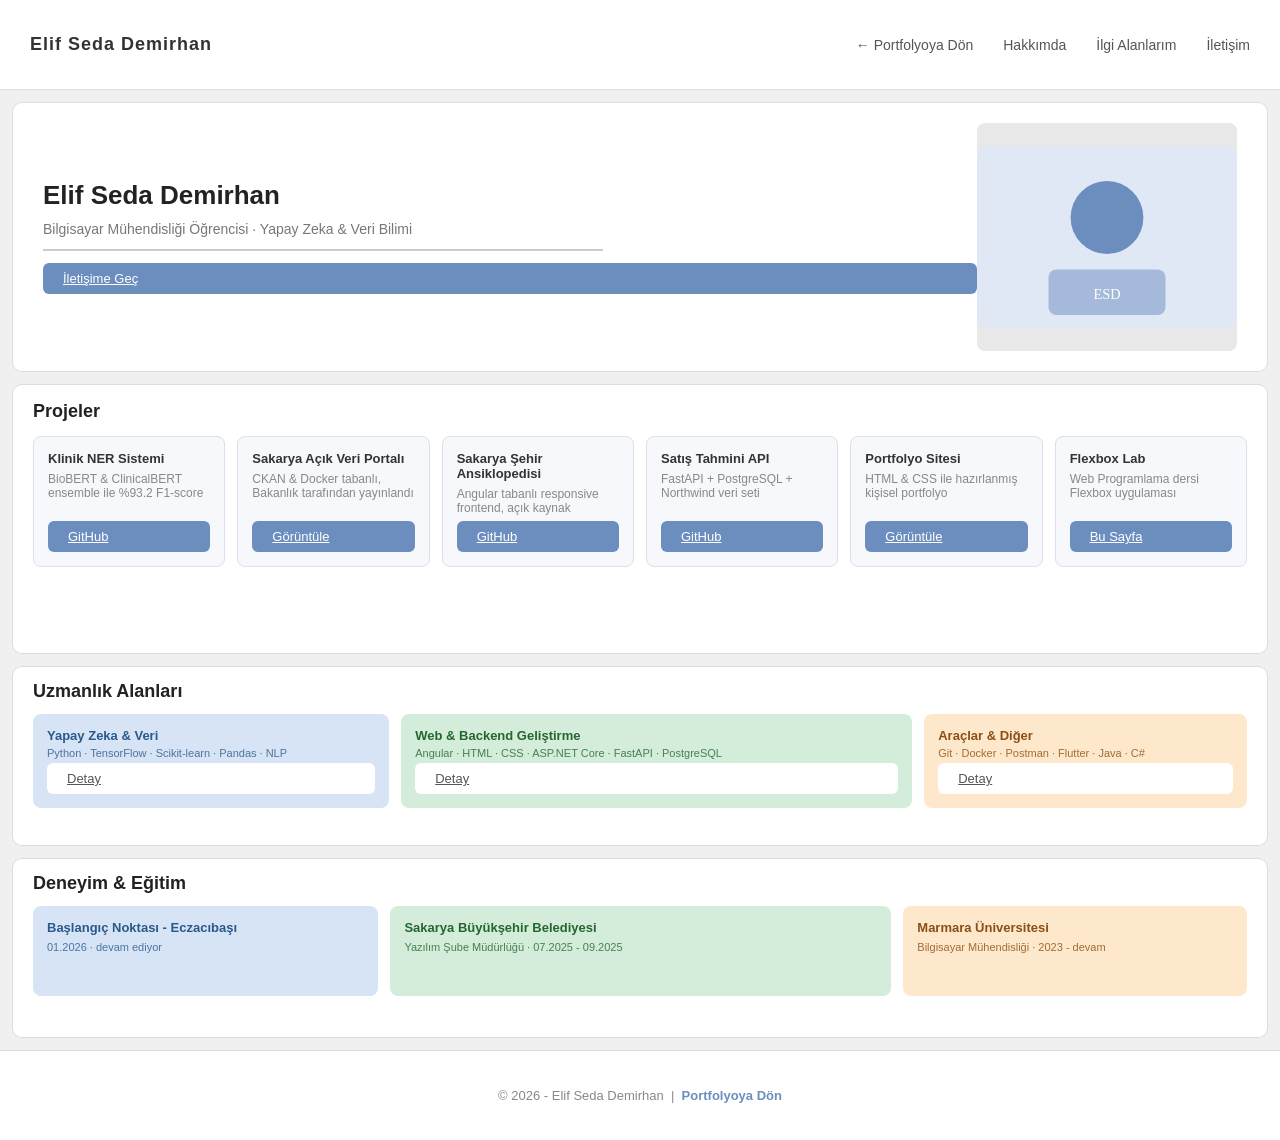
<file: flexbox/index.html>
<!DOCTYPE html>
<html lang="tr">
<head>
    <meta charset="UTF-8">
    <meta name="viewport" content="width=device-width, initial-scale=1.0">
    <title>Elif Seda Demirhan - Flexbox Ödevi</title>
    <link rel="stylesheet" href="style.css">
</head>
<body>

<div class="wrapper">

    <!-- 1) NAVBAR -->
    <nav class="navbar">
        <div class="nav-logo">Elif Seda Demirhan</div>
        <ul class="nav-links">
            <li><a href="../index.html">← Portfolyoya Dön</a></li>
            <li><a href="../about.html">Hakkımda</a></li>
            <li><a href="../interests.html">İlgi Alanlarım</a></li>
            <li><a href="../contact.html">İletişim</a></li>
        </ul>
    </nav>

    <!-- 2) HERO -->
    <section class="hero">
        <div class="hero-text">
            <h1>Elif Seda Demirhan</h1>
            <p>Bilgisayar Mühendisliği Öğrencisi · Yapay Zeka & Veri Bilimi</p>
            <hr>
            <a href="../contact.html" class="btn">İletişime Geç</a>
        </div>
        <div class="hero-image">
            <svg viewBox="0 0 200 140" xmlns="http://www.w3.org/2000/svg">
                <rect width="200" height="140" fill="#e0e8f5" rx="8"/>
                <circle cx="100" cy="55" r="28" fill="#6c8ebf"/>
                <rect x="55" y="95" width="90" height="35" rx="6" fill="#6c8ebf" opacity="0.5"/>
                <text x="100" y="118" text-anchor="middle" fill="white" font-size="11" font-family="Segoe UI">ESD</text>
            </svg>
        </div>
    </section>

    <!-- 3) KARTLAR - Projeler -->
    <section class="cards-section">
        <div class="cards-header">
            <h2>Projeler</h2>
        </div>
        <div class="cards-container">
            <div class="card">
                <h3>Klinik NER Sistemi</h3>
                <p>BioBERT & ClinicalBERT ensemble ile %93.2 F1-score</p>
                <a href="https://github.com/elifsedaa" target="_blank" class="btn">GitHub</a>
            </div>
            <div class="card">
                <h3>Sakarya Açık Veri Portalı</h3>
                <p>CKAN & Docker tabanlı, Bakanlık tarafından yayınlandı</p>
                <a href="https://ulasav.csb.gov.tr/" target="_blank" class="btn">Görüntüle</a>
            </div>
            <div class="card">
                <h3>Sakarya Şehir Ansiklopedisi</h3>
                <p>Angular tabanlı responsive frontend, açık kaynak</p>
                <a href="https://github.com/elifsedaa/ansiklopedi-sbb" target="_blank" class="btn">GitHub</a>
            </div>
            <div class="card">
                <h3>Satış Tahmini API</h3>
                <p>FastAPI + PostgreSQL + Northwind veri seti</p>
                <a href="https://github.com/elifsedaa" target="_blank" class="btn">GitHub</a>
            </div>
            <div class="card">
                <h3>Portfolyo Sitesi</h3>
                <p>HTML & CSS ile hazırlanmış kişisel portfolyo</p>
                <a href="../index.html" class="btn">Görüntüle</a>
            </div>
            <div class="card">
                <h3>Flexbox Lab</h3>
                <p>Web Programlama dersi Flexbox uygulaması</p>
                <a href="#" class="btn">Bu Sayfa</a>
            </div>
        </div>
    </section>

    <!-- 4) FLEX GROW - Yetenekler -->
    <section class="flex-grow-section">
        <div class="section-header">
            <h2>Uzmanlık Alanları</h2>
        </div>
        <div class="grow-container">
            <div class="grow-box grow-blue">
                <strong>Yapay Zeka & Veri</strong>
                <small>Python · TensorFlow · Scikit-learn · Pandas · NLP</small>
                <a href="../about.html" class="btn btn-white">Detay</a>
            </div>
            <div class="grow-box grow-green">
                <strong>Web & Backend Geliştirme</strong>
                <small>Angular · HTML · CSS · ASP.NET Core · FastAPI · PostgreSQL</small>
                <a href="../about.html" class="btn btn-white">Detay</a>
            </div>
            <div class="grow-box grow-orange">
                <strong>Araçlar & Diğer</strong>
                <small>Git · Docker · Postman · Flutter · Java · C#</small>
                <a href="../about.html" class="btn btn-white">Detay</a>
            </div>
        </div>
    </section>

    <!-- 4b) FLEX GROW - Deneyim özeti -->
    <section class="flex-grow-section flex-grow-simple">
        <div class="section-header">
            <h2>Deneyim & Eğitim</h2>
        </div>
        <div class="grow-container">
            <div class="grow-box grow-blue simple">
                <strong>Başlangıç Noktası - Eczacıbaşı</strong>
                <small>01.2026 · devam ediyor</small>
            </div>
            <div class="grow-box grow-green simple">
                <strong>Sakarya Büyükşehir Belediyesi</strong>
                <small>Yazılım Şube Müdürlüğü · 07.2025 - 09.2025</small>
            </div>
            <div class="grow-box grow-orange simple">
                <strong>Marmara Üniversitesi</strong>
                <small>Bilgisayar Mühendisliği · 2023 - devam</small>
            </div>
        </div>
    </section>

    <!-- 5) FOOTER -->
    <footer class="footer">
        <p>© 2026 - Elif Seda Demirhan &nbsp;|&nbsp; <a href="../index.html">Portfolyoya Dön</a></p>
    </footer>

</div>

</body>
</html>
</file>
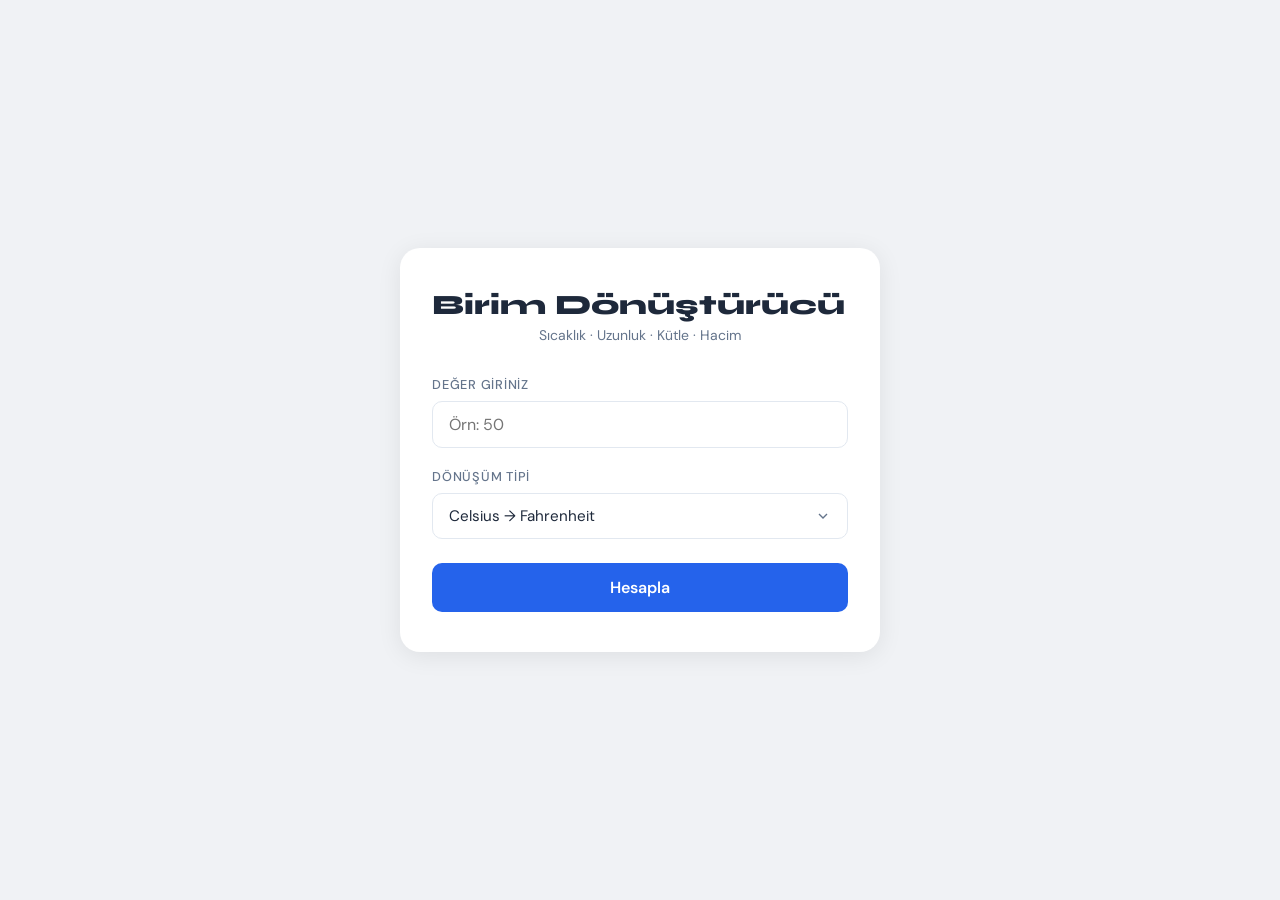
<file: birim-donusturucu.html>
<!DOCTYPE html>
<html lang="tr">
<head>
  <meta charset="UTF-8" />
  <meta name="viewport" content="width=device-width, initial-scale=1.0"/>
  <title>Birim Dönüştürücü</title>
  <link rel="preconnect" href="https://fonts.googleapis.com">
  <link href="https://fonts.googleapis.com/css2?family=DM+Sans:wght@300;400;500;600&family=Syne:wght@700;800&display=swap" rel="stylesheet">
  <style>
    *, *::before, *::after { box-sizing: border-box; margin: 0; padding: 0; }

    :root {
      --bg: #f0f2f5;
      --card: #ffffff;
      --accent: #2563eb;
      --accent2: #1d4ed8;
      --text: #1e293b;
      --sub: #64748b;
      --border: #e2e8f0;
      --result-bg: #f0fdf4;
      --result-border: #bbf7d0;
      --result-text: #166534;
    }

    body {
      font-family: 'DM Sans', sans-serif;
      background: var(--bg);
      min-height: 100vh;
      display: flex;
      flex-direction: column;
      align-items: center;
      justify-content: center;
      padding: 2rem 1rem;
      color: var(--text);
    }

    h1 {
      font-family: 'Syne', sans-serif;
      font-size: 1.75rem;
      font-weight: 800;
      color: var(--text);
      margin-bottom: 0.25rem;
    }

    .subtitle {
      font-size: 0.875rem;
      color: var(--sub);
      margin-bottom: 2rem;
      text-align: center;
    }

    .card {
      background: var(--card);
      border-radius: 20px;
      padding: 2.5rem 2rem;
      width: 100%;
      max-width: 480px;
      box-shadow: 0 4px 24px rgba(0,0,0,0.08);
    }

    .form-group {
      margin-bottom: 1.25rem;
    }

    label {
      display: block;
      font-size: 0.8rem;
      font-weight: 500;
      color: var(--sub);
      text-transform: uppercase;
      letter-spacing: 0.06em;
      margin-bottom: 0.5rem;
    }

    input[type="number"] {
      width: 100%;
      padding: 0.75rem 1rem;
      border: 1.5px solid var(--border);
      border-radius: 10px;
      font-family: 'DM Sans', sans-serif;
      font-size: 1rem;
      color: var(--text);
      background: #fff;
      transition: border-color 0.2s;
      outline: none;
    }

    input:focus { border-color: var(--accent); }

    select {
      width: 100%;
      padding: 0.75rem 1rem;
      border: 1.5px solid var(--border);
      border-radius: 10px;
      font-family: 'DM Sans', sans-serif;
      font-size: 0.95rem;
      color: var(--text);
      background: #fff;
      outline: none;
      cursor: pointer;
      transition: border-color 0.2s;
      appearance: none;
      background-image: url("data:image/svg+xml,%3Csvg xmlns='http://www.w3.org/2000/svg' width='16' height='16' viewBox='0 0 24 24' fill='none' stroke='%2364748b' stroke-width='2'%3E%3Cpolyline points='6 9 12 15 18 9'/%3E%3C/svg%3E");
      background-repeat: no-repeat;
      background-position: right 1rem center;
    }

    select:focus { border-color: var(--accent); }

    .optgroup-label {
      font-size: 0.75rem;
      font-weight: 600;
      color: var(--sub);
      text-transform: uppercase;
    }

    button {
      width: 100%;
      padding: 0.85rem;
      background: var(--accent);
      color: #fff;
      border: none;
      border-radius: 10px;
      font-family: 'DM Sans', sans-serif;
      font-size: 1rem;
      font-weight: 600;
      cursor: pointer;
      margin-top: 0.25rem;
      transition: background 0.2s, transform 0.1s;
    }

    button:hover { background: var(--accent2); }
    button:active { transform: scale(0.98); }

    .result-box {
      display: none;
      margin-top: 1.75rem;
      background: var(--result-bg);
      border: 1.5px solid var(--result-border);
      border-radius: 12px;
      padding: 1.1rem 1.5rem;
      text-align: center;
    }

    .result-box.show { display: block; }

    .result-label {
      font-size: 0.8rem;
      color: var(--sub);
      text-transform: uppercase;
      letter-spacing: 0.06em;
      margin-bottom: 0.3rem;
    }

    .result-value {
      font-family: 'Syne', sans-serif;
      font-size: 1.6rem;
      font-weight: 800;
      color: var(--result-text);
    }

    .error {
      color: #dc2626;
      font-size: 0.85rem;
      margin-top: 0.5rem;
      display: none;
    }
  </style>
</head>
<body>
  <div class="card">
    <h1>Birim Dönüştürücü</h1>
    <p class="subtitle">Sıcaklık · Uzunluk · Kütle · Hacim</p>

    <div class="form-group">
      <label>Değer Giriniz</label>
      <input type="number" id="deger" placeholder="Örn: 50" />
    </div>

    <div class="form-group">
      <label>Dönüşüm Tipi</label>
      <select id="donusumTipi">
        <optgroup label="🌡️ Sıcaklık">
          <option value="c2f">Celsius → Fahrenheit</option>
          <option value="c2k">Celsius → Kelvin</option>
          <option value="f2c">Fahrenheit → Celsius</option>
          <option value="f2k">Fahrenheit → Kelvin</option>
          <option value="k2c">Kelvin → Celsius</option>
          <option value="k2f">Kelvin → Fahrenheit</option>
        </optgroup>
        <optgroup label="📏 Uzunluk">
          <option value="m2km">Metre → Kilometre</option>
          <option value="m2mi">Metre → Mil</option>
          <option value="km2m">Kilometre → Metre</option>
          <option value="km2mi">Kilometre → Mil</option>
          <option value="mi2m">Mil → Metre</option>
          <option value="mi2km">Mil → Kilometre</option>
        </optgroup>
        <optgroup label="⚖️ Kütle">
          <option value="kg2g">Kilogram → Gram</option>
          <option value="kg2lb">Kilogram → Pound</option>
          <option value="g2kg">Gram → Kilogram</option>
          <option value="lb2kg">Pound → Kilogram</option>
        </optgroup>
        <optgroup label="🧪 Hacim">
          <option value="l2ml">Litre → Mililitre</option>
          <option value="ml2l">Mililitre → Litre</option>
          <option value="l2gal">Litre → Galon</option>
          <option value="gal2l">Galon → Litre</option>
        </optgroup>
      </select>
    </div>

    <p class="error" id="errorMsg">Lütfen geçerli bir sayı girin.</p>

    <button onclick="donustur()">Hesapla</button>

    <div class="result-box" id="resultBox">
      <div class="result-label">Sonuç</div>
      <div class="result-value" id="sonuc"></div>
    </div>
  </div>

  <script>
    const donusumler = {
      // Sıcaklık
      c2f:  v => v * 9/5 + 32,
      c2k:  v => v + 273.15,
      f2c:  v => (v - 32) * 5/9,
      f2k:  v => (v - 32) * 5/9 + 273.15,
      k2c:  v => v - 273.15,
      k2f:  v => (v - 273.15) * 9/5 + 32,
      // Uzunluk
      m2km: v => v / 1000,
      m2mi: v => v / 1609.344,
      km2m: v => v * 1000,
      km2mi:v => v / 1.60934,
      mi2m: v => v * 1609.344,
      mi2km:v => v * 1.60934,
      // Kütle
      kg2g: v => v * 1000,
      kg2lb:v => v * 2.20462,
      g2kg: v => v / 1000,
      lb2kg:v => v / 2.20462,
      // Hacim
      l2ml: v => v * 1000,
      ml2l: v => v / 1000,
      l2gal:v => v / 3.78541,
      gal2l:v => v * 3.78541,
    };

    const birimler = {
      c2f:'°F', c2k:'K', f2c:'°C', f2k:'K', k2c:'°C', k2f:'°F',
      m2km:'km', m2mi:'mi', km2m:'m', km2mi:'mi', mi2m:'m', mi2km:'km',
      kg2g:'g', kg2lb:'lb', g2kg:'kg', lb2kg:'kg',
      l2ml:'mL', ml2l:'L', l2gal:'gal', gal2l:'L',
    };

    function donustur() {
      const val = parseFloat(document.getElementById('deger').value);
      const tip = document.getElementById('donusumTipi').value;
      const err = document.getElementById('errorMsg');
      const box = document.getElementById('resultBox');

      if (isNaN(val)) {
        err.style.display = 'block';
        box.classList.remove('show');
        return;
      }

      err.style.display = 'none';
      const sonuc = donusumler[tip](val);
      const birim = birimler[tip];

      // Güzel sayı biçimlendirme
      const formatted = Number.isInteger(sonuc)
        ? sonuc.toLocaleString('tr-TR')
        : parseFloat(sonuc.toFixed(4)).toLocaleString('tr-TR');

      document.getElementById('sonuc').textContent = formatted + ' ' + birim;
      box.classList.add('show');
    }

    document.addEventListener('keydown', e => { if (e.key === 'Enter') donustur(); });
  </script>
</body>
</html>
</file>
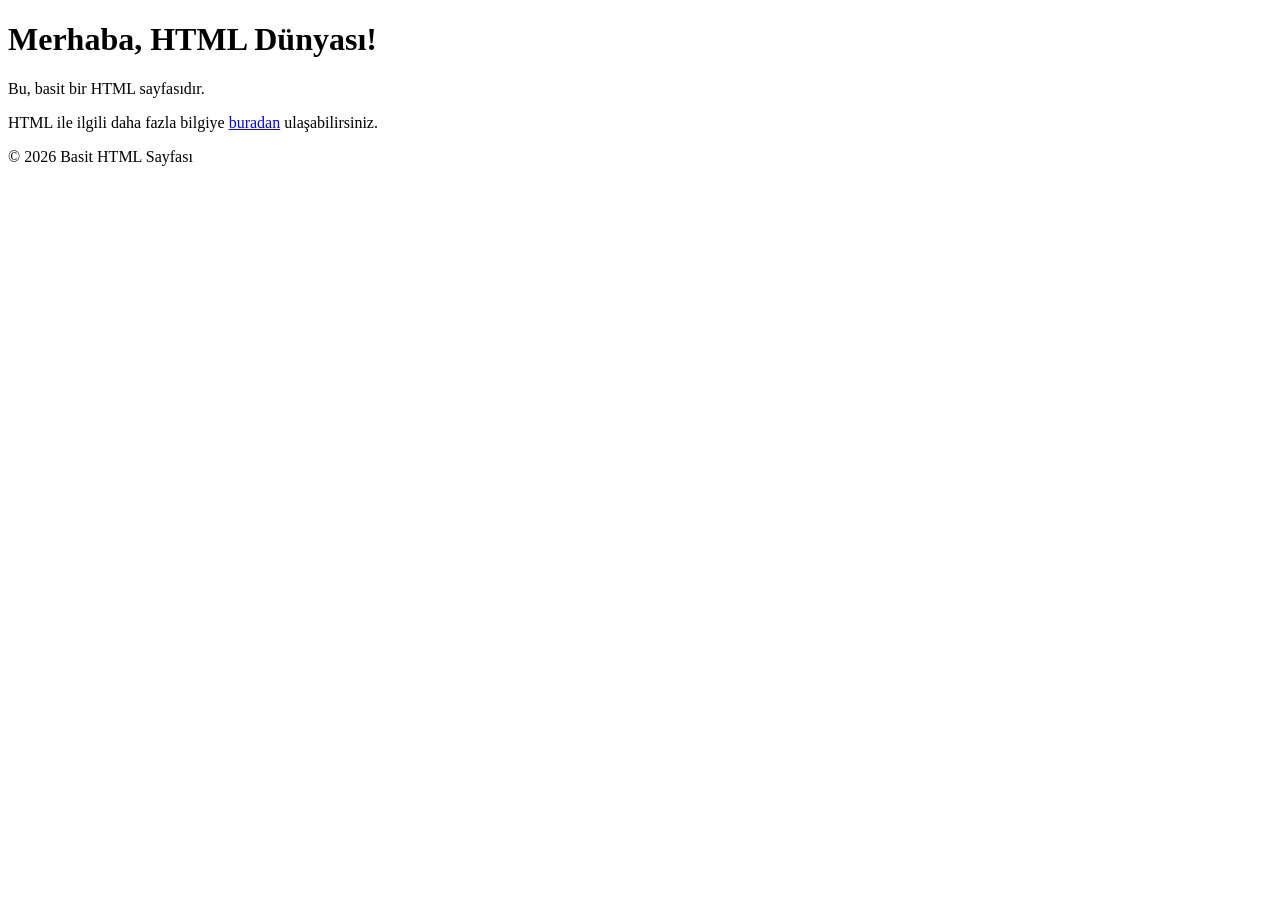
<file: first_page.html>
<!DOCTYPE html>
<html lang="tr">
<head>
    <meta charset="UTF-8">
    <meta name="viewport" content="width=device-width, initial-scale=1.0">
    <title>Basit HTML Sayfası</title>
</head>
<body>
    <header>
        <h1>Merhaba, HTML Dünyası!</h1>
    </header>
    
    <main>
        <p>Bu, basit bir HTML sayfasıdır.</p>
        <p>HTML ile ilgili daha fazla bilgiye <a href="https://developer.mozilla.org/tr/docs/Web/HTML" target="_blank">buradan</a> ulaşabilirsiniz.</p>
    </main>
    
    <footer>
        <p>&copy; 2026 Basit HTML Sayfası</p>
    </footer>
</body>
</html>
</file>
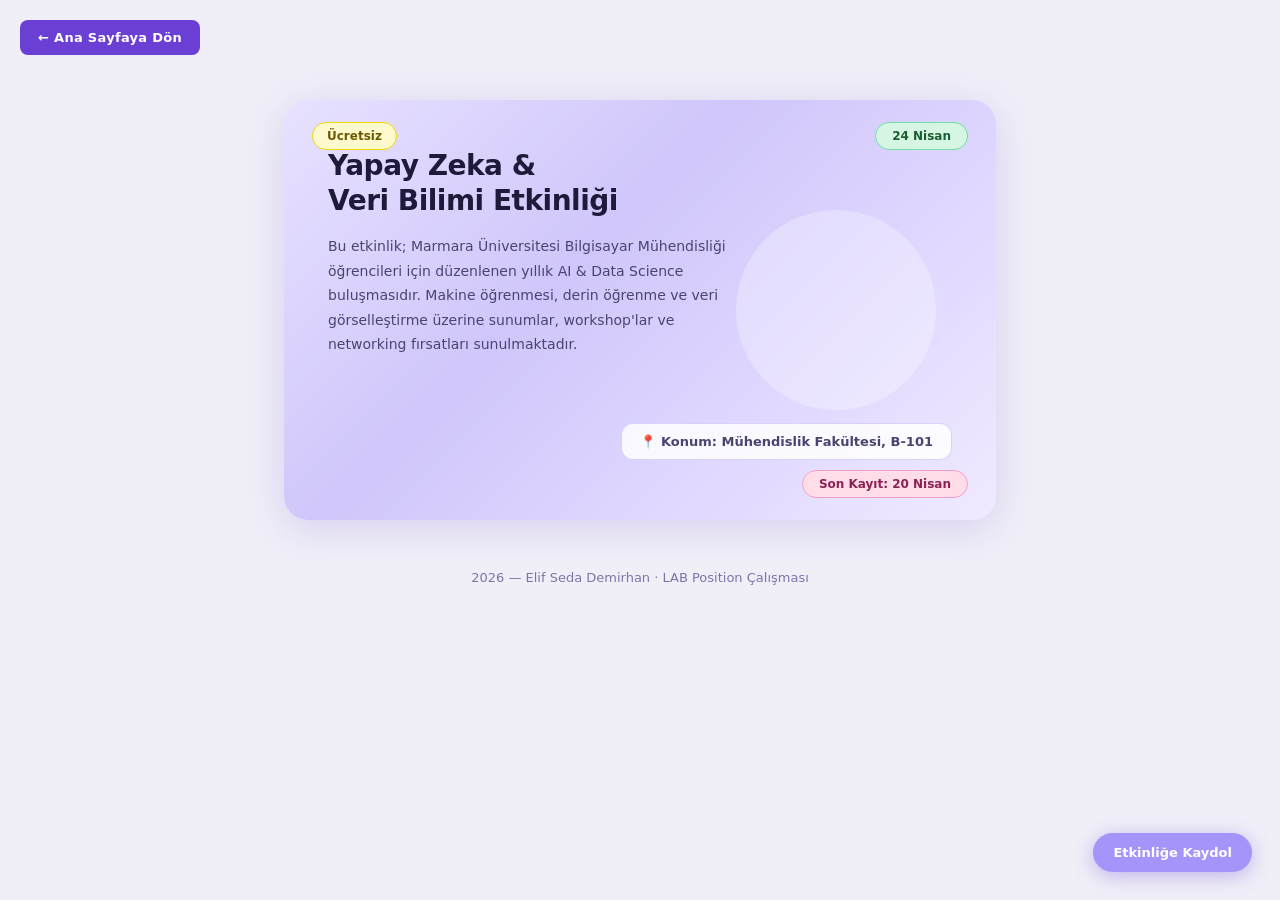
<file: lab-position.html>
<!DOCTYPE html>
<html lang="tr">
<head>
  <meta charset="UTF-8" />
  <meta name="viewport" content="width=device-width, initial-scale=1.0" />
  <title>Yapay Zeka Topluluğu Etkinliği - Elif Seda Demirhan</title>
  <style>
    /* ── RESET & BASE ────────────────────────────────────── */
    *, *::before, *::after { box-sizing: border-box; margin: 0; padding: 0; }

    :root {
      --purple-light: #c5b8f8;
      --purple-mid:   #a594f9;
      --purple-dark:  #6c3fd4;
      --blue-soft:    #dce8ff;
      --pink-soft:    #ffdde8;
      --yellow-soft:  #fffacd;
      --green-soft:   #d6f5e3;
      --text-dark:    #1e1b3a;
      --text-mid:     #4a4470;
      --text-light:   #7b75a8;
      --white:        #ffffff;
      --bg:           #f0eff8;
      --card-bg:      linear-gradient(135deg, #e8e2ff 0%, #d0c6fb 40%, #e0d8ff 70%, #f0eaff 100%);
    }

    body {
      font-family: 'Segoe UI', system-ui, sans-serif;
      background: var(--bg);
      color: var(--text-dark);
      min-height: 100vh;
      display: flex;
      flex-direction: column;
      align-items: center;
    }

    /* ── FIXED: Ana Sayfa Butonu (sol üst) ─────────────── */
    .btn-home {
      position: fixed;
      top: 20px;
      left: 20px;
      z-index: 1000;
      background: var(--purple-dark);
      color: var(--white);
      padding: 10px 18px;
      border-radius: 8px;
      text-decoration: none;
      font-size: 13px;
      font-weight: 600;
      letter-spacing: 0.3px;
      transition: background 0.25s, transform 0.2s;
      cursor: pointer;
    }
    .btn-home:hover {
      background: #5230b0;
      transform: translateY(-2px);
      cursor: pointer;
    }
    .btn-home:active {
      transform: scale(0.96);
    }

    /* ── FIXED: Yardımcı Menü (sağ alt) ────────────────── */
    .fixed-helper {
      position: fixed;
      bottom: 28px;
      right: 28px;
      z-index: 1000;
      background: var(--purple-mid);
      color: var(--white);
      padding: 12px 20px;
      border-radius: 50px;
      font-size: 13px;
      font-weight: 700;
      box-shadow: 0 4px 20px rgba(108, 63, 212, 0.35);
      cursor: pointer;
      transition: box-shadow 0.3s, transform 0.3s;
      animation: floatBtn 3s ease-in-out infinite;
    }
    .fixed-helper:hover {
      box-shadow: 0 6px 28px rgba(108, 63, 212, 0.55);
      transform: translateY(-4px);
      cursor: pointer;
    }
    @keyframes floatBtn {
      0%, 100% { transform: translateY(0); }
      50%       { transform: translateY(-6px); }
    }

    /* ── PAGE LAYOUT ────────────────────────────────────── */
    .page-wrapper {
      width: 100%;
      max-width: 760px;
      padding: 100px 24px 60px;
      display: flex;
      flex-direction: column;
      align-items: center;
      gap: 40px;
    }

    /* ── MAIN CARD (position: relative kapsayıcı) ───────── */
    .announcement-card {
      position: relative;          /* ← RELATIVE kapsayıcı */
      width: 100%;
      min-height: 420px;
      background: var(--card-bg);
      border-radius: 24px;
      padding: 48px 44px 80px;
      box-shadow: 0 8px 40px rgba(108, 63, 212, 0.18);
      overflow: visible;
      transition: box-shadow 0.3s;
    }
    .announcement-card:hover {
      box-shadow: 0 12px 50px rgba(108, 63, 212, 0.28);
      cursor: default;
    }

    /* Dekoratif arka plan dairesi */
    .card-circle {
      position: absolute;         /* ← ABSOLUTE öğe 1 */
      right: 60px;
      top: 50%;
      transform: translateY(-50%);
      width: 200px;
      height: 200px;
      border-radius: 50%;
      background: rgba(255,255,255,0.28);
      z-index: 0;
    }

    /* Kart içeriği z-index ile üstte */
    .card-content {
      position: relative;
      z-index: 2;
    }

    .card-title {
      font-size: 28px;
      font-weight: 800;
      color: var(--text-dark);
      margin-bottom: 16px;
      line-height: 1.25;
      letter-spacing: -0.5px;
    }

    .card-desc {
      font-size: 14px;
      line-height: 1.75;
      color: var(--text-mid);
      max-width: 420px;
    }

    /* ── ABSOLUTE BADGE 1: Ücretsiz (sol üst) ──────────── */
    .badge-free {
      position: absolute;         /* ← ABSOLUTE öğe 2 */
      top: 22px;
      left: 28px;
      z-index: 10;
      background: var(--yellow-soft);
      color: #6b5800;
      padding: 6px 14px;
      border-radius: 20px;
      font-size: 12px;
      font-weight: 700;
      border: 1.5px solid #f0d800;
      cursor: pointer;
      transition: transform 0.2s, box-shadow 0.2s;
    }
    .badge-free:hover {
      transform: scale(1.08);
      box-shadow: 0 4px 14px rgba(240, 180, 0, 0.35);
      cursor: pointer;
    }

    /* ── ABSOLUTE BADGE 2: Tarih (sağ üst) ─────────────── */
    .badge-date {
      position: absolute;         /* ← ABSOLUTE öğe 3 */
      top: 22px;
      right: 28px;
      z-index: 10;
      background: var(--green-soft);
      color: #1a5e35;
      padding: 6px 16px;
      border-radius: 20px;
      font-size: 12px;
      font-weight: 700;
      border: 1.5px solid #72e0a0;
      cursor: pointer;
      transition: transform 0.2s, box-shadow 0.2s;
      animation: pulseBadge 2.5s ease-in-out infinite;
    }
    .badge-date:hover {
      transform: scale(1.08);
      box-shadow: 0 4px 14px rgba(50, 180, 100, 0.35);
      cursor: pointer;
    }
    @keyframes pulseBadge {
      0%, 100% { box-shadow: 0 0 0 0 rgba(50,180,100,0.3); }
      50%       { box-shadow: 0 0 0 6px rgba(50,180,100,0); }
    }

    /* ── ABSOLUTE INFO BOX: Konum (orta alt) ───────────── */
    .badge-location {
      position: absolute;         /* ← ABSOLUTE öğe 4 */
      bottom: 60px;
      right: 44px;
      z-index: 10;
      background: rgba(255,255,255,0.85);
      color: var(--text-mid);
      padding: 10px 18px;
      border-radius: 12px;
      font-size: 13px;
      font-weight: 600;
      border: 1px solid rgba(165,148,249,0.4);
      backdrop-filter: blur(8px);
      cursor: pointer;
      transition: background 0.25s, transform 0.2s;
    }
    .badge-location:hover {
      background: rgba(255,255,255,1);
      transform: translateY(-3px);
      cursor: pointer;
    }

    /* ── ABSOLUTE SON KAYIT etiketi (sağ alt köşe) ──────── */
    .badge-deadline {
      position: absolute;         /* ← ABSOLUTE öğe 5 */
      bottom: 22px;
      right: 28px;
      z-index: 11;                /* z-index kullanımı */
      background: var(--pink-soft);
      color: #8b2252;
      padding: 6px 16px;
      border-radius: 20px;
      font-size: 12px;
      font-weight: 700;
      border: 1.5px solid #f0a0c8;
      cursor: pointer;
      transition: transform 0.2s, background 0.25s;
    }
    .badge-deadline:hover {
      transform: scale(1.08);
      background: #ffc8e0;
      cursor: pointer;
    }
    .badge-deadline:active {
      transform: scale(0.94);
    }

    /* ── FOOTER ─────────────────────────────────────────── */
    footer {
      text-align: center;
      font-size: 13px;
      color: var(--text-light);
      padding: 10px 0 20px;
    }
  </style>
</head>
<body>

  <!-- FIXED: Ana Sayfa Butonu -->
  <a href="index.html" class="btn-home">← Ana Sayfaya Dön</a>

  <!-- FIXED: Yardımcı Menü -->
  <div class="fixed-helper">Etkinliğe Kaydol</div>

  <div class="page-wrapper">

    <!-- MAIN CARD (position: relative) -->
    <div class="announcement-card">

      <!-- Dekoratif daire (absolute 1) -->
      <div class="card-circle"></div>

      <!-- ABSOLUTE BADGE 1: Ücretsiz -->
      <div class="badge-free">Ücretsiz</div>

      <!-- ABSOLUTE BADGE 2: Tarih -->
      <div class="badge-date">24 Nisan</div>

      <!-- Kart İçeriği -->
      <div class="card-content">
        <h1 class="card-title">Yapay Zeka &amp;<br>Veri Bilimi Etkinliği</h1>
        <p class="card-desc">
          Bu etkinlik; Marmara Üniversitesi Bilgisayar Mühendisliği öğrencileri için
          düzenlenen yıllık AI &amp; Data Science buluşmasıdır.
          Makine öğrenmesi, derin öğrenme ve veri görselleştirme üzerine
          sunumlar, workshop'lar ve networking fırsatları sunulmaktadır.
        </p>
      </div>

      <!-- ABSOLUTE INFO BOX: Konum (absolute 4) -->
      <div class="badge-location">📍 Konum: Mühendislik Fakültesi, B-101</div>

      <!-- ABSOLUTE BADGE: Son Kayıt (absolute 5) -->
      <div class="badge-deadline">Son Kayıt: 20 Nisan</div>

    </div>

    <!-- FOOTER -->
    <footer>
      2026 &mdash; Elif Seda Demirhan · LAB Position Çalışması
    </footer>

  </div>

</body>
</html>
</file>
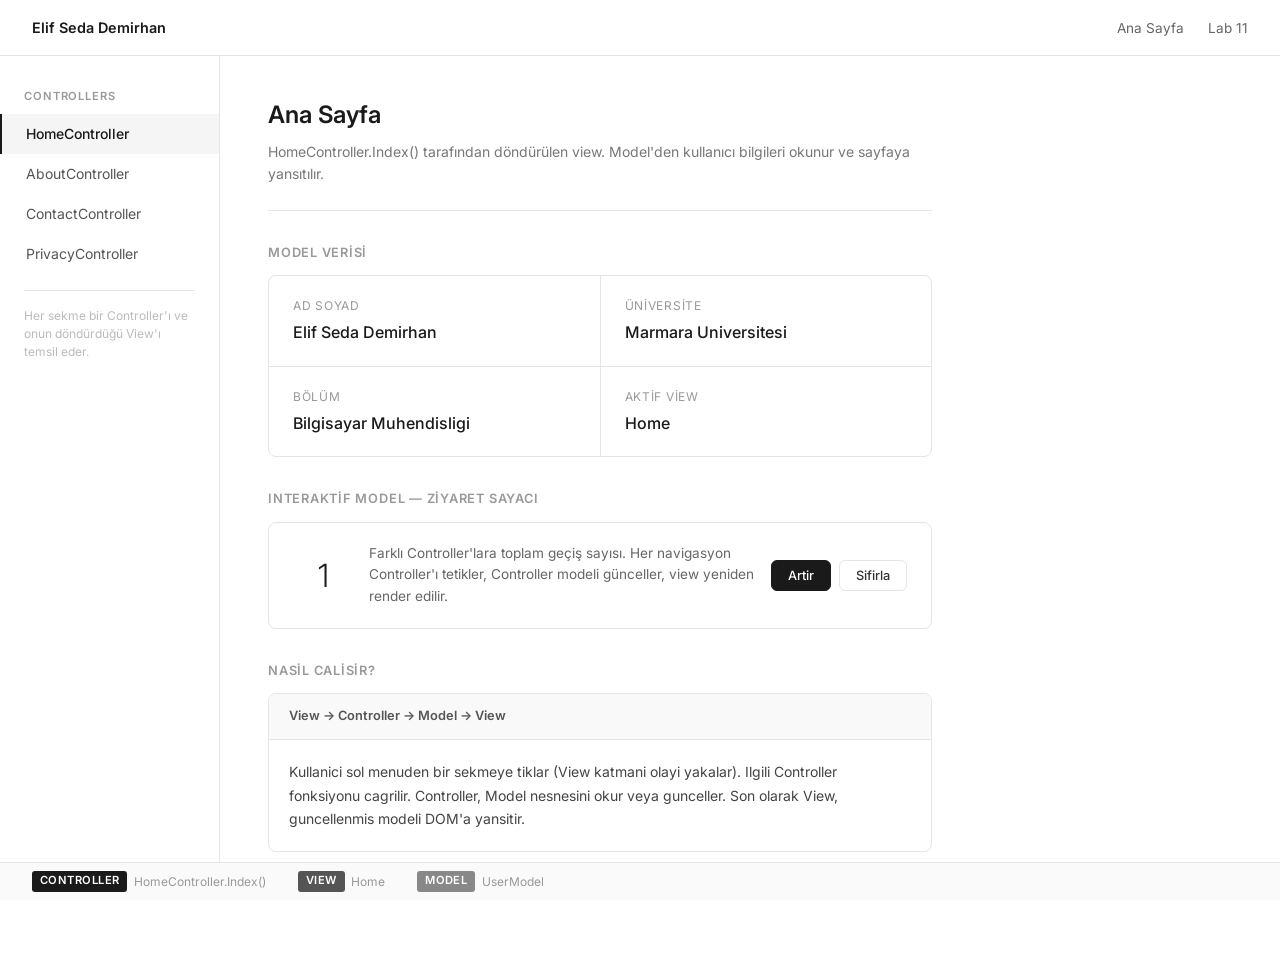
<file: lab11.html>
<!DOCTYPE html>
<html lang="tr">
<head>
  <meta charset="UTF-8" />
  <meta name="viewport" content="width=device-width, initial-scale=1.0" />
  <title>Lab 11 - View & Controller | Elif Seda Demirhan</title>
  <link href="https://fonts.googleapis.com/css2?family=Inter:wght@300;400;500;600&display=swap" rel="stylesheet" />
  <style>
    *, *::before, *::after { box-sizing: border-box; margin: 0; padding: 0; }

    body {
      font-family: 'Inter', sans-serif;
      background: #ffffff;
      color: #1a1a1a;
      font-size: 15px;
      line-height: 1.6;
    }

    /* ── TOP NAV ── */
    .site-nav {
      border-bottom: 1px solid #e5e5e5;
      padding: 0 2rem;
      display: flex;
      align-items: center;
      justify-content: space-between;
      height: 56px;
      position: sticky;
      top: 0;
      background: #fff;
      z-index: 200;
    }

    .site-nav-brand {
      font-weight: 600;
      font-size: 0.9rem;
      color: #1a1a1a;
      text-decoration: none;
    }

    .site-nav-links {
      display: flex;
      gap: 1.5rem;
      list-style: none;
    }

    .site-nav-links a {
      font-size: 0.85rem;
      color: #666;
      text-decoration: none;
      transition: color 0.15s;
    }

    .site-nav-links a:hover { color: #1a1a1a; }

    /* ── APP SHELL ── */
    .app-shell {
      display: flex;
      min-height: calc(100vh - 56px);
    }

    /* ── SIDEBAR (Controller nav) ── */
    .sidebar {
      width: 220px;
      flex-shrink: 0;
      border-right: 1px solid #e5e5e5;
      padding: 2rem 0;
      position: sticky;
      top: 56px;
      height: calc(100vh - 56px);
      overflow-y: auto;
    }

    .sidebar-label {
      font-size: 0.7rem;
      font-weight: 600;
      text-transform: uppercase;
      letter-spacing: 0.08em;
      color: #999;
      padding: 0 1.5rem;
      margin-bottom: 0.5rem;
    }

    .sidebar-nav {
      list-style: none;
    }

    .sidebar-nav li a {
      display: block;
      padding: 0.55rem 1.5rem;
      font-size: 0.875rem;
      color: #555;
      text-decoration: none;
      border-left: 2px solid transparent;
      transition: all 0.15s;
    }

    .sidebar-nav li a:hover {
      color: #1a1a1a;
      background: #f7f7f7;
    }

    .sidebar-nav li a.active {
      color: #1a1a1a;
      font-weight: 500;
      border-left-color: #1a1a1a;
      background: #f5f5f5;
    }

    .sidebar-divider {
      border: none;
      border-top: 1px solid #e5e5e5;
      margin: 1rem 1.5rem;
    }

    .sidebar-meta {
      padding: 0 1.5rem;
      font-size: 0.75rem;
      color: #bbb;
      line-height: 1.5;
    }

    /* ── MAIN CONTENT ── */
    .main-content {
      flex: 1;
      padding: 2.5rem 3rem;
      max-width: 760px;
    }

    /* ── VIEWS ── */
    .view { display: none; }
    .view.active {
      display: block;
      animation: fadeSlide 0.2s ease;
    }

    @keyframes fadeSlide {
      from { opacity: 0; transform: translateY(4px); }
      to   { opacity: 1; transform: translateY(0); }
    }

    /* shared headings */
    .view-title {
      font-size: 1.5rem;
      font-weight: 600;
      margin-bottom: 0.4rem;
    }

    .view-subtitle {
      color: #777;
      font-size: 0.875rem;
      margin-bottom: 2rem;
      padding-bottom: 1.5rem;
      border-bottom: 1px solid #e5e5e5;
    }

    /* ── HOME VIEW ── */
    .info-grid {
      display: grid;
      grid-template-columns: 1fr 1fr;
      gap: 1px;
      background: #e5e5e5;
      border: 1px solid #e5e5e5;
      border-radius: 8px;
      overflow: hidden;
      margin-bottom: 2rem;
    }

    .info-cell {
      background: #fff;
      padding: 1.25rem 1.5rem;
    }

    .info-cell .cell-label {
      font-size: 0.75rem;
      color: #999;
      text-transform: uppercase;
      letter-spacing: 0.06em;
      margin-bottom: 0.3rem;
    }

    .info-cell .cell-value {
      font-size: 1rem;
      font-weight: 500;
    }

    .section-title {
      font-size: 0.8rem;
      font-weight: 600;
      text-transform: uppercase;
      letter-spacing: 0.06em;
      color: #999;
      margin-bottom: 0.75rem;
    }

    .counter-row {
      display: flex;
      align-items: center;
      gap: 1rem;
      padding: 1.25rem 1.5rem;
      border: 1px solid #e5e5e5;
      border-radius: 8px;
      margin-bottom: 2rem;
    }

    .counter-row .counter-value {
      font-size: 2rem;
      font-weight: 300;
      width: 60px;
      text-align: center;
    }

    .counter-row p {
      flex: 1;
      font-size: 0.85rem;
      color: #666;
    }

    .btn-row { display: flex; gap: 0.5rem; }

    .btn {
      padding: 0.45rem 1rem;
      border-radius: 6px;
      font-family: 'Inter', sans-serif;
      font-size: 0.8rem;
      font-weight: 500;
      cursor: pointer;
      border: 1px solid #e5e5e5;
      background: #fff;
      color: #333;
      transition: all 0.15s;
    }

    .btn:hover { background: #f5f5f5; border-color: #ccc; }

    .btn-dark {
      background: #1a1a1a;
      color: #fff;
      border-color: #1a1a1a;
    }

    .btn-dark:hover { background: #333; }

    /* ── ABOUT VIEW ── */
    .about-block {
      border: 1px solid #e5e5e5;
      border-radius: 8px;
      overflow: hidden;
      margin-bottom: 1.5rem;
    }

    .about-block-header {
      padding: 0.75rem 1.25rem;
      background: #f9f9f9;
      border-bottom: 1px solid #e5e5e5;
      font-size: 0.8rem;
      font-weight: 600;
      color: #555;
    }

    .about-block-body {
      padding: 1.25rem;
    }

    .about-block-body p {
      font-size: 0.875rem;
      color: #444;
      line-height: 1.7;
    }

    .skill-list {
      list-style: none;
      display: flex;
      flex-wrap: wrap;
      gap: 0.5rem;
      margin-top: 0.75rem;
    }

    .skill-list li {
      padding: 0.3rem 0.75rem;
      border: 1px solid #e5e5e5;
      border-radius: 4px;
      font-size: 0.8rem;
      color: #555;
    }

    .timeline {
      list-style: none;
      border-left: 1px solid #e5e5e5;
      margin-left: 0.5rem;
    }

    .timeline li {
      padding: 0.5rem 0 0.5rem 1.25rem;
      position: relative;
      font-size: 0.875rem;
      color: #444;
    }

    .timeline li::before {
      content: '';
      width: 6px;
      height: 6px;
      border-radius: 50%;
      background: #ccc;
      position: absolute;
      left: -3.5px;
      top: 0.85rem;
    }

    .timeline li .tl-year {
      font-size: 0.75rem;
      color: #999;
      margin-bottom: 0.1rem;
    }

    /* ── CONTACT VIEW ── */
    .form-group {
      margin-bottom: 1.25rem;
    }

    .form-group label {
      display: block;
      font-size: 0.8rem;
      font-weight: 500;
      color: #555;
      margin-bottom: 0.4rem;
    }

    .form-group input,
    .form-group textarea,
    .form-group select {
      width: 100%;
      padding: 0.6rem 0.85rem;
      border: 1px solid #ddd;
      border-radius: 6px;
      font-family: 'Inter', sans-serif;
      font-size: 0.875rem;
      color: #1a1a1a;
      background: #fff;
      transition: border-color 0.15s;
      outline: none;
    }

    .form-group input:focus,
    .form-group textarea:focus,
    .form-group select:focus {
      border-color: #999;
    }

    .form-group textarea { resize: vertical; min-height: 100px; }

    .form-row { display: grid; grid-template-columns: 1fr 1fr; gap: 1rem; }

    .form-notice {
      font-size: 0.8rem;
      color: #999;
      margin-top: 1rem;
    }

    .success-banner {
      display: none;
      padding: 0.85rem 1.25rem;
      background: #f0faf4;
      border: 1px solid #b7e4c7;
      border-radius: 6px;
      font-size: 0.875rem;
      color: #276749;
      margin-bottom: 1.5rem;
    }

    .success-banner.show { display: block; }

    /* ── PRIVACY VIEW ── */
    .pref-row {
      display: flex;
      align-items: flex-start;
      justify-content: space-between;
      padding: 1rem 0;
      border-bottom: 1px solid #f0f0f0;
      gap: 2rem;
    }

    .pref-row:last-child { border-bottom: none; }

    .pref-info .pref-title { font-size: 0.875rem; font-weight: 500; }
    .pref-info .pref-desc  { font-size: 0.8rem; color: #888; margin-top: 0.15rem; }

    .toggle {
      position: relative;
      width: 36px;
      height: 20px;
      flex-shrink: 0;
      margin-top: 2px;
    }

    .toggle input { display: none; }

    .toggle-track {
      position: absolute;
      inset: 0;
      background: #ddd;
      border-radius: 99px;
      cursor: pointer;
      transition: background 0.2s;
    }

    .toggle-track::after {
      content: '';
      position: absolute;
      top: 2px; left: 2px;
      width: 16px; height: 16px;
      background: #fff;
      border-radius: 50%;
      transition: transform 0.2s;
      box-shadow: 0 1px 3px rgba(0,0,0,0.2);
    }

    .toggle input:checked + .toggle-track { background: #1a1a1a; }
    .toggle input:checked + .toggle-track::after { transform: translateX(16px); }

    .pref-section {
      border: 1px solid #e5e5e5;
      border-radius: 8px;
      padding: 0 1.25rem;
      margin-bottom: 1.5rem;
    }

    .save-row {
      display: flex;
      align-items: center;
      gap: 1rem;
      margin-top: 1.5rem;
    }

    .save-confirm {
      font-size: 0.8rem;
      color: #666;
      opacity: 0;
      transition: opacity 0.3s;
    }

    .save-confirm.show { opacity: 1; }

    /* ── MVC INFO BAR ── */
    .mvc-bar {
      position: fixed;
      bottom: 0; left: 0; right: 0;
      background: #fafafa;
      border-top: 1px solid #e5e5e5;
      padding: 0.5rem 2rem;
      display: flex;
      align-items: center;
      gap: 2rem;
      font-size: 0.75rem;
      color: #999;
      z-index: 100;
    }

    .mvc-bar span { display: flex; align-items: center; gap: 0.4rem; }
    .mvc-bar .mvc-tag {
      display: inline-block;
      padding: 0.1rem 0.5rem;
      border-radius: 3px;
      font-weight: 600;
      font-size: 0.7rem;
      letter-spacing: 0.04em;
      background: #1a1a1a;
      color: #fff;
    }

    .mvc-bar .mvc-tag.ctrl { background: #1a1a1a; }
    .mvc-bar .mvc-tag.view { background: #555; }
    .mvc-bar .mvc-tag.model { background: #888; }

    /* bottom padding so content isn't behind bar */
    body { padding-bottom: 40px; }

    @media (max-width: 640px) {
      .sidebar { display: none; }
      .main-content { padding: 1.5rem; }
      .info-grid { grid-template-columns: 1fr; }
      .form-row { grid-template-columns: 1fr; }
    }
  </style>
</head>
<body>

<!-- Site nav (same pattern as hafta7) -->
<nav class="site-nav">
  <a class="site-nav-brand" href="index.html">Elif Seda Demirhan</a>
  <ul class="site-nav-links">
    <li><a href="index.html">Ana Sayfa</a></li>
    <li><a href="lab11.html">Lab 11</a></li>
  </ul>
</nav>

<div class="app-shell">

  <!-- SIDEBAR = simulated Controller routing -->
  <aside class="sidebar">
    <p class="sidebar-label">Controllers</p>
    <ul class="sidebar-nav" id="sidebar-nav">
      <li><a href="#" class="active" data-view="home" onclick="navigate('home',this);return false;">HomeController</a></li>
      <li><a href="#" data-view="about" onclick="navigate('about',this);return false;">AboutController</a></li>
      <li><a href="#" data-view="contact" onclick="navigate('contact',this);return false;">ContactController</a></li>
      <li><a href="#" data-view="privacy" onclick="navigate('privacy',this);return false;">PrivacyController</a></li>
    </ul>
    <hr class="sidebar-divider" />
    <p class="sidebar-meta">Her sekme bir Controller'ı ve onun döndürdüğü View'ı temsil eder.</p>
  </aside>

  <!-- MAIN = Views -->
  <main class="main-content">

    <!-- HOME VIEW -->
    <section id="view-home" class="view active">
      <h1 class="view-title">Ana Sayfa</h1>
      <p class="view-subtitle">HomeController.Index() tarafından döndürülen view. Model'den kullanıcı bilgileri okunur ve sayfaya yansıtılır.</p>

      <p class="section-title">Model Verisi</p>
      <div class="info-grid" style="margin-bottom:2rem;">
        <div class="info-cell">
          <div class="cell-label">Ad Soyad</div>
          <div class="cell-value" id="home-name">Elif Seda Demirhan</div>
        </div>
        <div class="info-cell">
          <div class="cell-label">Üniversite</div>
          <div class="cell-value" id="home-uni">Marmara Üniversitesi</div>
        </div>
        <div class="info-cell">
          <div class="cell-label">Bölüm</div>
          <div class="cell-value" id="home-dept">Bilgisayar Mühendisliği</div>
        </div>
        <div class="info-cell">
          <div class="cell-label">Aktif View</div>
          <div class="cell-value" id="home-active-view">Home</div>
        </div>
      </div>

      <p class="section-title">Interaktif Model — Ziyaret Sayacı</p>
      <div class="counter-row">
        <div class="counter-value" id="visit-count">0</div>
        <p>Farklı Controller'lara toplam geçiş sayısı. Her navigasyon Controller'ı tetikler, Controller modeli günceller, view yeniden render edilir.</p>
        <div class="btn-row">
          <button class="btn btn-dark" onclick="HomeController.increment()">Artir</button>
          <button class="btn" onclick="HomeController.reset()">Sifirla</button>
        </div>
      </div>

      <p class="section-title">Nasil Calisir?</p>
      <div class="about-block">
        <div class="about-block-header">View → Controller → Model → View</div>
        <div class="about-block-body">
          <p>Kullanici sol menuden bir sekmeye tiklar (View katmani olayi yakalar). Ilgili Controller fonksiyonu cagrilir. Controller, Model nesnesini okur veya gunceller. Son olarak View, guncellenmis modeli DOM'a yansitir.</p>
        </div>
      </div>
    </section>

    <!-- ABOUT VIEW -->
    <section id="view-about" class="view">
      <h1 class="view-title">Hakkimda</h1>
      <p class="view-subtitle">AboutController.Index() tarafından döndürülen view. Model'deki profil nesnesi sayfaya aktarılır.</p>

      <div class="about-block">
        <div class="about-block-header">Profil</div>
        <div class="about-block-body">
          <p>Marmara Universitesi Bilgisayar Muhendisligi 3. sinif ogrencisiyim. Yapay zeka, veri bilimi ve web gelistirme alanlarinda projeler uretiyorum. Yeni teknolojiler ogrenmeyi ve GitHub uzerinden projelerimi paylasmay severim.</p>
        </div>
      </div>

      <div class="about-block">
        <div class="about-block-header">Yetenekler</div>
        <div class="about-block-body">
          <ul class="skill-list" id="skill-list">
            <!-- JS ile doldurulacak -->
          </ul>
        </div>
      </div>

      <div class="about-block">
        <div class="about-block-header">Egitim Gecmisi</div>
        <div class="about-block-body">
          <ul class="timeline">
            <li>
              <div class="tl-year">2022 — Devam ediyor</div>
              Marmara Universitesi — Bilgisayar Muhendisligi
            </li>
            <li>
              <div class="tl-year">2018 — 2022</div>
              Lise Egitimi
            </li>
          </ul>
        </div>
      </div>
    </section>

    <!-- CONTACT VIEW -->
    <section id="view-contact" class="view">
      <h1 class="view-title">Iletisim</h1>
      <p class="view-subtitle">ContactController.Index() tarafından döndürülen view. Form verisi Controller'a POST edilir, Controller modeli günceller.</p>

      <div class="success-banner" id="contact-success">
        Mesajiniz alindi. Controller form verisini isledi ve modeli guncelledi.
      </div>

      <div class="form-row" style="margin-bottom:1.25rem;">
        <div class="form-group" style="margin:0;">
          <label>Ad Soyad</label>
          <input type="text" id="f-name" placeholder="Adınız Soyadınız" />
        </div>
        <div class="form-group" style="margin:0;">
          <label>E-posta</label>
          <input type="email" id="f-email" placeholder="ornek@email.com" />
        </div>
      </div>

      <div class="form-group">
        <label>Konu</label>
        <select id="f-subject">
          <option value="">-- Secin --</option>
          <option>Is birligi</option>
          <option>Proje sorusu</option>
          <option>Genel</option>
        </select>
      </div>

      <div class="form-group">
        <label>Mesaj</label>
        <textarea id="f-message" placeholder="Mesajinizi yazin..."></textarea>
      </div>

      <button class="btn btn-dark" onclick="ContactController.submit()">Gonder</button>
      <p class="form-notice">Form verisi ContactController.Submit(ContactModel) ile islenir.</p>
    </section>

    <!-- PRIVACY VIEW -->
    <section id="view-privacy" class="view">
      <h1 class="view-title">Gizlilik</h1>
      <p class="view-subtitle">PrivacyController.Index() tarafından döndürülen view. Kullanıcı tercihleri PrivacyModel'de saklanır.</p>

      <div class="pref-section">
        <div class="pref-row">
          <div class="pref-info">
            <div class="pref-title">Analitik veriler</div>
            <div class="pref-desc">Anonim kullanim verilerinin toplanmasina izin ver</div>
          </div>
          <label class="toggle">
            <input type="checkbox" id="pref-analytics" checked onchange="PrivacyController.update('analytics', this.checked)" />
            <span class="toggle-track"></span>
          </label>
        </div>
        <div class="pref-row">
          <div class="pref-info">
            <div class="pref-title">Cerezler</div>
            <div class="pref-desc">Oturum cerezlerini etkinlestir</div>
          </div>
          <label class="toggle">
            <input type="checkbox" id="pref-cookies" checked onchange="PrivacyController.update('cookies', this.checked)" />
            <span class="toggle-track"></span>
          </label>
        </div>
        <div class="pref-row">
          <div class="pref-info">
            <div class="pref-title">E-posta bildirimleri</div>
            <div class="pref-desc">Haber bulteni ve duyurular</div>
          </div>
          <label class="toggle">
            <input type="checkbox" id="pref-email" onchange="PrivacyController.update('email', this.checked)" />
            <span class="toggle-track"></span>
          </label>
        </div>
      </div>

      <div class="save-row">
        <button class="btn btn-dark" onclick="PrivacyController.save()">Tercihleri Kaydet</button>
        <span class="save-confirm" id="save-confirm">Kaydedildi.</span>
      </div>
    </section>

  </main>
</div>

<!-- MVC Status Bar -->
<div class="mvc-bar">
  <span><span class="mvc-tag ctrl">CONTROLLER</span> <span id="bar-controller">HomeController.Index()</span></span>
  <span><span class="mvc-tag view">VIEW</span> <span id="bar-view">home</span></span>
  <span><span class="mvc-tag model">MODEL</span> <span id="bar-model">UserModel { name, uni, dept }</span></span>
</div>

<script>
  // ════════════════════════════════════════════════════════
  // MODEL KATMANI
  // Sadece veri tutar. Ne controller ne view bilir.
  // ════════════════════════════════════════════════════════
  const UserModel = {
    name: 'Elif Seda Demirhan',
    uni: 'Marmara Universitesi',
    dept: 'Bilgisayar Muhendisligi',
    visitCount: 0
  };

  const AboutModel = {
    skills: ['HTML', 'CSS', 'JavaScript', 'Python', 'Machine Learning', 'Data Science', 'Git', 'SQL'],
    timeline: [
      { year: '2022 — devam ediyor', text: 'Marmara Universitesi — Bilgisayar Muhendisligi' },
      { year: '2018 — 2022',         text: 'Lise Egitimi' }
    ]
  };

  const ContactModel = {
    submitted: false,
    name: '', email: '', subject: '', message: ''
  };

  const PrivacyModel = {
    analytics: true,
    cookies: true,
    email: false
  };

  // ════════════════════════════════════════════════════════
  // VIEW KATMANI
  // Controller'dan gelen modeli alır, DOM'a yazar.
  // Controller'ı tanımaz. Sadece render() alır, çizer.
  // ════════════════════════════════════════════════════════
  const HomeView = {
    render(model) {
      document.getElementById('home-name').textContent        = model.name;
      document.getElementById('home-uni').textContent         = model.uni;
      document.getElementById('home-dept').textContent        = model.dept;
      document.getElementById('home-active-view').textContent = 'Home';
      document.getElementById('visit-count').textContent      = model.visitCount;
    }
  };

  const AboutView = {
    render(model) {
      document.getElementById('skill-list').innerHTML =
        model.skills.map(s => `<li>${s}</li>`).join('');
    }
  };

  const ContactView = {
    render(model) {
      const banner = document.getElementById('contact-success');
      if (model.submitted) {
        banner.classList.add('show');
        document.getElementById('f-name').value    = '';
        document.getElementById('f-email').value   = '';
        document.getElementById('f-subject').value = '';
        document.getElementById('f-message').value = '';
      } else {
        banner.classList.remove('show');
      }
    }
  };

  const PrivacyView = {
    render(model) {
      document.getElementById('pref-analytics').checked = model.analytics;
      document.getElementById('pref-cookies').checked   = model.cookies;
      document.getElementById('pref-email').checked     = model.email;
    },
    showSaved() {
      const el = document.getElementById('save-confirm');
      el.classList.add('show');
      setTimeout(() => el.classList.remove('show'), 2000);
    }
  };

  // ════════════════════════════════════════════════════════
  // CONTROLLER KATMANI
  // İş mantığını yürütür, modeli günceller,
  // sonra return View(model) — yani ilgili view'ı çağırır.
  // DOM'a hiç dokunmaz.
  // ════════════════════════════════════════════════════════
  const HomeController = {
    index() {
      // modeli güncelle
      UserModel.visitCount++;
      // return View(UserModel)
      HomeView.render(UserModel);
      updateBar('HomeController.Index()', 'Home', 'UserModel');
    },
    increment() {
      UserModel.visitCount++;
      HomeView.render(UserModel);
      updateBar('HomeController.Increment()', 'Home', 'UserModel');
    },
    reset() {
      UserModel.visitCount = 0;
      HomeView.render(UserModel);
      updateBar('HomeController.Reset()', 'Home', 'UserModel');
    }
  };

  const AboutController = {
    index() {
      // modeli değiştirmeye gerek yok, sadece oku
      // return View(AboutModel)
      AboutView.render(AboutModel);
      updateBar('AboutController.Index()', 'About', 'AboutModel');
    }
  };

  const ContactController = {
    index() {
      ContactModel.submitted = false;
      // return View(ContactModel)
      ContactView.render(ContactModel);
      updateBar('ContactController.Index()', 'Contact', 'ContactModel');
    },
    submit() {
      const name    = document.getElementById('f-name').value.trim();
      const email   = document.getElementById('f-email').value.trim();
      const subject = document.getElementById('f-subject').value;
      const message = document.getElementById('f-message').value.trim();

      if (!name || !email || !subject || !message) {
        alert('Lutfen tum alanlari doldurun.');
        return;
      }

      // modeli güncelle
      ContactModel.name    = name;
      ContactModel.email   = email;
      ContactModel.subject = subject;
      ContactModel.message = message;
      ContactModel.submitted = true;

      // return View(ContactModel)
      ContactView.render(ContactModel);
      updateBar('ContactController.Submit(ContactModel)', 'Contact', `ContactModel { submitted: true, from: "${name}" }`);
    }
  };

  const PrivacyController = {
    index() {
      // return View(PrivacyModel)
      PrivacyView.render(PrivacyModel);
      updateBar('PrivacyController.Index()', 'Privacy', 'PrivacyModel');
    },
    update(key, value) {
      // modeli güncelle
      PrivacyModel[key] = value;
      // return View(PrivacyModel)  — burada view zaten toggle ile güncel,
      // ama model değişikliğini bar'a yansıt
      updateBar(`PrivacyController.Update("${key}", ${value})`, 'Privacy', 'PrivacyModel');
    },
    save() {
      // return View(PrivacyModel)
      PrivacyView.render(PrivacyModel);
      PrivacyView.showSaved();
      updateBar('PrivacyController.Save(PrivacyModel)', 'Privacy', 'PrivacyModel kaydedildi');
    }
  };

  // ════════════════════════════════════════════════════════
  // ROUTER
  // Hangi URL (sekme) hangi controller'a gidecek.
  // ASP.NET'te bu routing middleware'in işi.
  // ════════════════════════════════════════════════════════
  const routes = {
    home:    HomeController,
    about:   AboutController,
    contact: ContactController,
    privacy: PrivacyController
  };

  function navigate(viewName, linkEl) {
    // Sidebar aktif link güncelle
    document.querySelectorAll('.sidebar-nav a').forEach(a => a.classList.remove('active'));
    if (linkEl) linkEl.classList.add('active');

    // Doğru view panelini göster
    document.querySelectorAll('.view').forEach(v => v.classList.remove('active'));
    document.getElementById('view-' + viewName).classList.add('active');

    // İlgili controller'ın index() action'ını çağır
    routes[viewName].index();
  }

  function updateBar(controller, view, model) {
    document.getElementById('bar-controller').textContent = controller;
    document.getElementById('bar-view').textContent       = view;
    document.getElementById('bar-model').textContent      = model;
  }

  // Sayfa açılışında: /home rotası → HomeController.Index()
  HomeController.index();
</script>
</body>
</html>
</file>
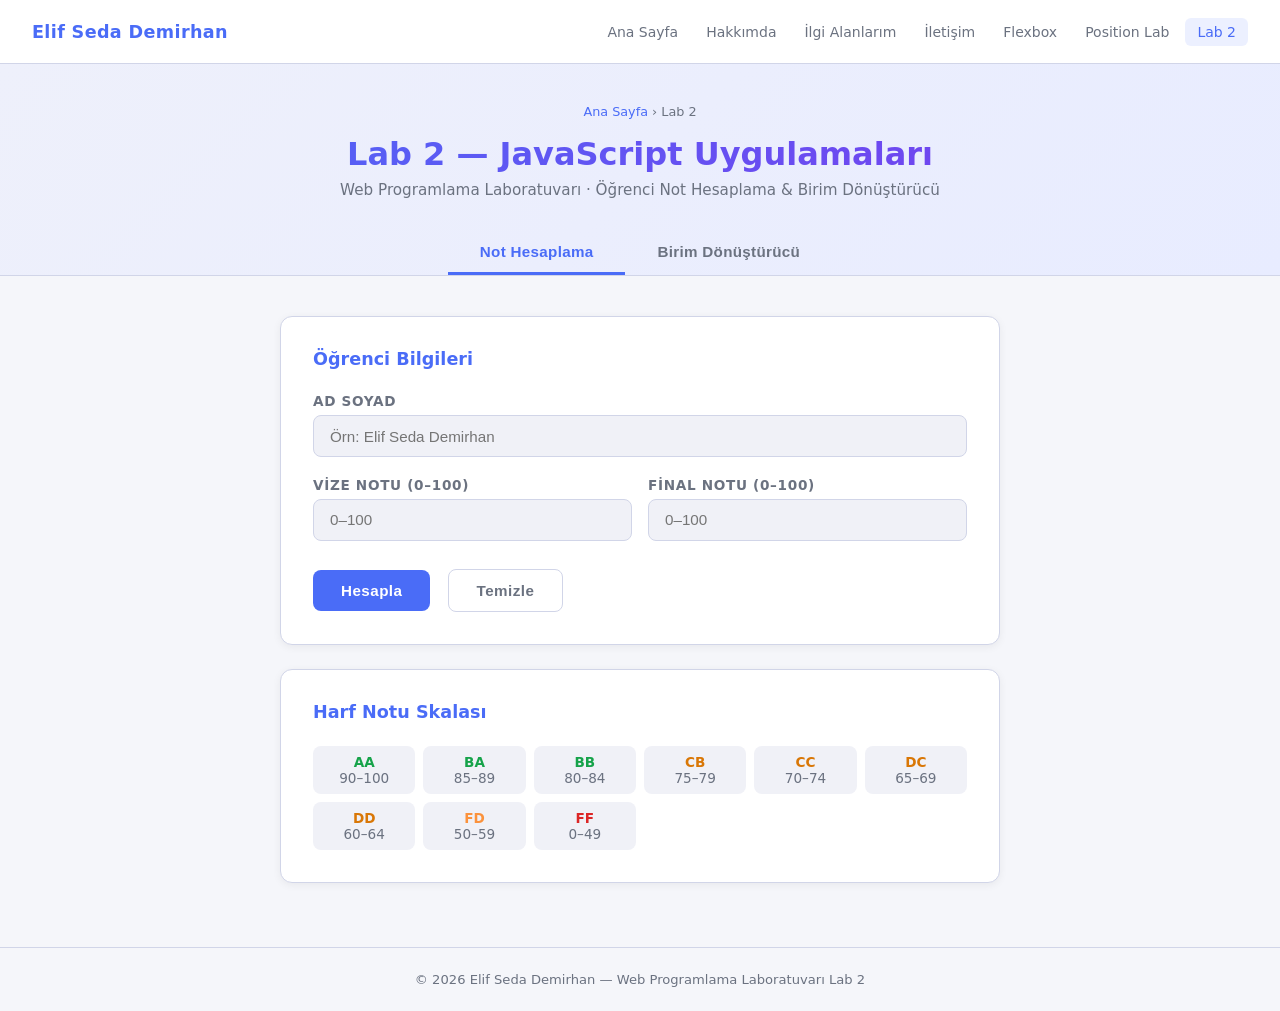
<file: lab2.html>
<!DOCTYPE html>
<html lang="tr">
<head>
  <meta charset="UTF-8" />
  <meta name="viewport" content="width=device-width, initial-scale=1.0" />
  <title>Lab 2 - JavaScript Uygulamaları | Elif Seda Demirhan</title>
  <style>
    /* ── Light tema değişkenler ── */
    :root {
      --bg: #f5f6fa;
      --surface: #ffffff;
      --surface2: #f0f1f7;
      --border: #d1d5e8;
      --accent: #4a6cf7;
      --accent2: #4a6cf7;
      --text: #1e2140;
      --muted: #6b7280;
      --success: #16a34a;
      --danger: #dc2626;
      --warn: #d97706;
      --radius: 12px;
    }

    * { box-sizing: border-box; margin: 0; padding: 0; }

    body {
      font-family: 'Segoe UI', system-ui, sans-serif;
      background: var(--bg);
      color: var(--text);
      min-height: 100vh;
      display: flex;
      flex-direction: column;
    }

    /* ── NAV — mevcut site stili ── */
    nav {
      background: var(--surface);
      border-bottom: 1px solid var(--border);
      padding: 0 2rem;
      display: flex;
      align-items: center;
      justify-content: space-between;
      height: 64px;
      position: sticky;
      top: 0;
      z-index: 100;
    }

    .nav-brand {
      font-weight: 700;
      font-size: 1.1rem;
      color: var(--accent2);
      text-decoration: none;
      letter-spacing: 0.02em;
    }

    .nav-links {
      display: flex;
      gap: 0.25rem;
      list-style: none;
      flex-wrap: wrap;
    }

    .nav-links a {
      color: var(--muted);
      text-decoration: none;
      font-size: 0.875rem;
      padding: 6px 12px;
      border-radius: 6px;
      transition: all 0.2s;
    }

    .nav-links a:hover { color: var(--text); background: var(--surface2); }
    .nav-links a.active { color: var(--accent2); background: rgba(74, 108, 247, 0.1); }

    /* ── SAYFA BAŞLIĞI ── */
    .page-header {
      background: linear-gradient(135deg, #eef0fb 0%, #e8ecff 100%);
      border-bottom: 1px solid var(--border);
      padding: 2.5rem 2rem 0;
      text-align: center;
    }

    .breadcrumb {
      font-size: 0.8rem;
      color: var(--muted);
      margin-bottom: 1rem;
    }

    .breadcrumb a { color: var(--accent2); text-decoration: none; }
    .breadcrumb a:hover { text-decoration: underline; }

    .page-header h1 {
      font-size: 2rem;
      font-weight: 800;
      background: linear-gradient(135deg, #4a6cf7, #7c3aed);
      -webkit-background-clip: text;
      -webkit-text-fill-color: transparent;
      background-clip: text;
      margin-bottom: 0.5rem;
    }

    .page-header p {
      color: var(--muted);
      font-size: 0.95rem;
      margin-bottom: 0;
    }

    /* ── TAB NAVIGATION ── */
    .tab-bar {
      display: flex;
      justify-content: center;
      gap: 0;
      margin-top: 2rem;
    }

    .tab-btn {
      padding: 0.75rem 2rem;
      background: transparent;
      border: none;
      border-bottom: 3px solid transparent;
      color: var(--muted);
      font-size: 0.95rem;
      font-weight: 600;
      cursor: pointer;
      transition: all 0.2s;
      letter-spacing: 0.02em;
    }

    .tab-btn:hover { color: var(--text); }

    .tab-btn.active {
      color: var(--accent2);
      border-bottom-color: var(--accent2);
    }

    /* ── ANA İÇERİK ── */
    main {
      flex: 1;
      padding: 2.5rem 1rem;
    }

    .container { max-width: 720px; margin: 0 auto; }

    .tab-panel { display: none; }
    .tab-panel.active { display: block; }

    /* ── KART ── */
    .card {
      background: var(--surface);
      border: 1px solid var(--border);
      border-radius: var(--radius);
      padding: 2rem;
      margin-bottom: 1.5rem;
      box-shadow: 0 2px 8px rgba(0,0,0,0.06);
    }

    .card-title {
      font-size: 1.1rem;
      font-weight: 700;
      color: var(--accent2);
      margin-bottom: 1.5rem;
      display: flex;
      align-items: center;
      gap: 0.5rem;
    }

    /* ── FORM ELEMENTLERİ ── */
    .form-group {
      margin-bottom: 1.25rem;
    }

    label {
      display: block;
      font-size: 0.85rem;
      font-weight: 600;
      color: var(--muted);
      margin-bottom: 0.4rem;
      text-transform: uppercase;
      letter-spacing: 0.05em;
    }

    input[type="text"],
    input[type="number"],
    select {
      width: 100%;
      padding: 0.7rem 1rem;
      background: var(--surface2);
      border: 1px solid var(--border);
      border-radius: 8px;
      color: var(--text);
      font-size: 0.95rem;
      outline: none;
      transition: border-color 0.2s;
    }

    input[type="text"]:focus,
    input[type="number"]:focus,
    select:focus {
      border-color: var(--accent);
    }

    select option { background: #ffffff; color: var(--text); }

    /* ── BUTONLAR ── */
    .btn {
      padding: 0.75rem 1.75rem;
      border: none;
      border-radius: 8px;
      font-size: 0.95rem;
      font-weight: 700;
      cursor: pointer;
      transition: all 0.2s;
      letter-spacing: 0.03em;
    }

    .btn-primary {
      background: var(--accent);
      color: #fff;
    }

    .btn-primary:hover {
      background: #3a5ce6;
      transform: translateY(-1px);
    }

    .btn-outline {
      background: transparent;
      border: 1px solid var(--border);
      color: var(--muted);
      margin-left: 0.75rem;
    }

    .btn-outline:hover {
      border-color: var(--accent2);
      color: var(--accent2);
    }

    /* ── SONUÇ ALANLARI ── */
    .result-box {
      background: var(--surface2);
      border: 1px solid var(--border);
      border-radius: var(--radius);
      padding: 1.5rem;
      margin-top: 1.5rem;
      display: none;
    }

    .result-box.show { display: block; animation: fadeIn 0.3s ease; }

    @keyframes fadeIn {
      from { opacity: 0; transform: translateY(8px); }
      to   { opacity: 1; transform: translateY(0); }
    }

    .result-row {
      display: flex;
      justify-content: space-between;
      align-items: center;
      padding: 0.6rem 0;
      border-bottom: 1px solid var(--border);
    }

    .result-row:last-child { border-bottom: none; }

    .result-label {
      font-size: 0.85rem;
      color: var(--muted);
      text-transform: uppercase;
      letter-spacing: 0.05em;
    }

    .result-value {
      font-weight: 700;
      font-size: 1rem;
    }

    .badge {
      display: inline-block;
      padding: 3px 14px;
      border-radius: 20px;
      font-size: 0.875rem;
      font-weight: 700;
    }

    .badge-success { background: rgba(22, 163, 74, 0.12); color: var(--success); }
    .badge-danger  { background: rgba(220, 38, 38, 0.12); color: var(--danger); }
    .badge-warn    { background: rgba(217, 119, 6, 0.12);  color: var(--warn); }
    .badge-info    { background: rgba(74, 108, 247, 0.12); color: var(--accent2); }

    /* ── BİRİM DÖNÜŞTÜRÜCÜ ÖZEL ── */
    .converter-grid {
      display: grid;
      grid-template-columns: 1fr auto 1fr;
      gap: 1rem;
      align-items: end;
    }

    .swap-btn {
      width: 40px;
      height: 40px;
      border-radius: 50%;
      border: 1px solid var(--border);
      background: var(--surface2);
      color: var(--muted);
      font-size: 1.1rem;
      cursor: pointer;
      display: flex;
      align-items: center;
      justify-content: center;
      transition: all 0.2s;
      margin-bottom: 0px;
    }

    .swap-btn:hover {
      border-color: var(--accent2);
      color: var(--accent2);
      transform: rotate(180deg);
    }

    .big-result {
      text-align: center;
      padding: 1.25rem;
      background: var(--surface2);
      border: 1px solid var(--border);
      border-radius: var(--radius);
      margin-top: 1.25rem;
    }

    .big-result .number {
      font-size: 2rem;
      font-weight: 800;
      color: var(--accent2);
    }

    .big-result .unit-label {
      font-size: 0.85rem;
      color: var(--muted);
      margin-top: 0.25rem;
    }

    /* ── HATA MESAJI ── */
    .error-msg {
      color: var(--danger);
      font-size: 0.85rem;
      margin-top: 0.5rem;
      display: none;
    }

    /* ── FOOTER ── */
    footer {
      text-align: center;
      padding: 1.5rem;
      border-top: 1px solid var(--border);
      color: var(--muted);
      font-size: 0.82rem;
    }
  </style>
</head>
<body>

<nav>
  <a class="nav-brand" href="https://elifsedaa.github.io/index.html">Elif Seda Demirhan</a>
  <ul class="nav-links">
    <li><a href="https://elifsedaa.github.io/index.html">Ana Sayfa</a></li>
    <li><a href="https://elifsedaa.github.io/about.html">Hakkımda</a></li>
    <li><a href="https://elifsedaa.github.io/interests.html">İlgi Alanlarım</a></li>
    <li><a href="https://elifsedaa.github.io/contact.html">İletişim</a></li>
    <li><a href="https://elifsedaa.github.io/flexbox/" >Flexbox</a></li>
    <li><a href="https://elifsedaa.github.io/lab-position.html">Position Lab</a></li>
    <li><a href="https://elifsedaa.github.io/lab2.html" class="active">Lab 2</a></li>
  </ul>
</nav>

<div class="page-header">
  <div class="breadcrumb">
    <a href="https://elifsedaa.github.io/index.html">Ana Sayfa</a> › Lab 2
  </div>
  <h1>Lab 2 — JavaScript Uygulamaları</h1>
  <p>Web Programlama Laboratuvarı · Öğrenci Not Hesaplama & Birim Dönüştürücü</p>

  <div class="tab-bar">
    <button class="tab-btn active" onclick="switchTab('not', this)">Not Hesaplama</button>
    <button class="tab-btn" onclick="switchTab('birim', this)">Birim Dönüştürücü</button>
  </div>
</div>

<main>
  <div class="container">

    <div class="tab-panel active" id="tab-not">
      <div class="card">
        <div class="card-title">Öğrenci Bilgileri</div>

        <div class="form-group">
          <label>Ad Soyad</label>
          <input type="text" id="adSoyad" placeholder="Örn: Elif Seda Demirhan" />
        </div>

        <div style="display:grid;grid-template-columns:1fr 1fr;gap:1rem;">
          <div class="form-group">
            <label>Vize Notu (0–100)</label>
            <input type="number" id="vize" min="0" max="100" placeholder="0–100" />
          </div>
          <div class="form-group">
            <label>Final Notu (0–100)</label>
            <input type="number" id="final" min="0" max="100" placeholder="0–100" />
          </div>
        </div>

        <div id="not-error" class="error-msg">Lütfen tüm alanları doldurun. Notlar 0–100 arasında olmalıdır.</div>

        <div style="margin-top:0.5rem;">
          <button class="btn btn-primary" onclick="hesaplaBot()">Hesapla</button>
          <button class="btn btn-outline" onclick="temizleNot()">Temizle</button>
        </div>

        <div class="result-box" id="not-result">
          <div class="result-row">
            <span class="result-label">Öğrenci</span>
            <span class="result-value" id="r-ad">—</span>
          </div>
          <div class="result-row">
            <span class="result-label">Vize × 0.40</span>
            <span class="result-value" id="r-vize-w">—</span>
          </div>
          <div class="result-row">
            <span class="result-label">Final × 0.60</span>
            <span class="result-value" id="r-final-w">—</span>
          </div>
          <div class="result-row">
            <span class="result-label">Ortalama</span>
            <span class="result-value" id="r-ort" style="font-size:1.25rem;color:var(--accent2);">—</span>
          </div>
          <div class="result-row">
            <span class="result-label">Harf Notu</span>
            <span class="result-value"><span class="badge badge-info" id="r-harf">—</span></span>
          </div>
          <div class="result-row">
            <span class="result-label">Durum</span>
            <span class="result-value"><span class="badge" id="r-durum">—</span></span>
          </div>
        </div>
      </div>

      <div class="card">
        <div class="card-title">Harf Notu Skalası</div>
        <div style="display:grid;grid-template-columns:repeat(auto-fill,minmax(90px,1fr));gap:0.5rem;font-size:0.85rem;">
          <div style="text-align:center;padding:0.5rem;background:var(--surface2);border-radius:8px;"><span style="color:var(--success);font-weight:700;">AA</span><br><span style="color:var(--muted);">90–100</span></div>
          <div style="text-align:center;padding:0.5rem;background:var(--surface2);border-radius:8px;"><span style="color:var(--success);font-weight:700;">BA</span><br><span style="color:var(--muted);">85–89</span></div>
          <div style="text-align:center;padding:0.5rem;background:var(--surface2);border-radius:8px;"><span style="color:var(--success);font-weight:700;">BB</span><br><span style="color:var(--muted);">80–84</span></div>
          <div style="text-align:center;padding:0.5rem;background:var(--surface2);border-radius:8px;"><span style="color:var(--warn);font-weight:700;">CB</span><br><span style="color:var(--muted);">75–79</span></div>
          <div style="text-align:center;padding:0.5rem;background:var(--surface2);border-radius:8px;"><span style="color:var(--warn);font-weight:700;">CC</span><br><span style="color:var(--muted);">70–74</span></div>
          <div style="text-align:center;padding:0.5rem;background:var(--surface2);border-radius:8px;"><span style="color:var(--warn);font-weight:700;">DC</span><br><span style="color:var(--muted);">65–69</span></div>
          <div style="text-align:center;padding:0.5rem;background:var(--surface2);border-radius:8px;"><span style="color:var(--warn);font-weight:700;">DD</span><br><span style="color:var(--muted);">60–64</span></div>
          <div style="text-align:center;padding:0.5rem;background:var(--surface2);border-radius:8px;"><span style="color:#fb923c;font-weight:700;">FD</span><br><span style="color:var(--muted);">50–59</span></div>
          <div style="text-align:center;padding:0.5rem;background:var(--surface2);border-radius:8px;"><span style="color:var(--danger);font-weight:700;">FF</span><br><span style="color:var(--muted);">0–49</span></div>
        </div>
      </div>
    </div><div class="tab-panel" id="tab-birim">
      <div class="card">
        <div class="card-title">Kategori Seç</div>

        <div class="form-group">
          <label>Dönüşüm Kategorisi</label>
          <select id="kategori" onchange="kategoriDegis()">
            <option value="sicaklik">Sıcaklık</option>
            <option value="uzunluk">Uzunluk</option>
            <option value="kutle">Kütle</option>
            <option value="hacim">Hacim</option>
          </select>
        </div>
      </div>

      <div class="card">
        <div class="card-title" id="birim-title">Sıcaklık Dönüştürücü</div>

        <div class="form-group">
          <label>Değer</label>
          <input type="number" id="birimInput" placeholder="Değer girin..." oninput="donustur()" />
        </div>

        <div class="converter-grid">
          <div class="form-group" style="margin-bottom:0">
            <label>Kaynak Birim</label>
            <select id="kaynakBirim" onchange="donustur()"></select>
          </div>
          <button class="swap-btn" title="Birimleri değiştir" onclick="swapBirim()">⇄</button>
          <div class="form-group" style="margin-bottom:0">
            <label>Hedef Birim</label>
            <select id="hedefBirim" onchange="donustur()"></select>
          </div>
        </div>

        <div id="birim-error" class="error-msg">Lütfen geçerli bir sayı girin.</div>

        <div class="big-result" id="birim-result" style="display:none;">
          <div class="number" id="b-sonuc">—</div>
          <div class="unit-label" id="b-label">—</div>
        </div>
      </div>
    </div></div></main>

<footer>
  © 2026 Elif Seda Demirhan — Web Programlama Laboratuvarı Lab 2
</footer>

<script>
/* ═══════════════════════════════
   TAB ROUTING
═══════════════════════════════ */
function switchTab(id, btn) {
  // URL hash güncelle
  history.replaceState(null, '', '#' + id);

  // panel
  document.querySelectorAll('.tab-panel').forEach(p => p.classList.remove('active'));
  document.getElementById('tab-' + id).classList.add('active');

  // buton
  document.querySelectorAll('.tab-btn').forEach(b => b.classList.remove('active'));
  btn.classList.add('active');
}

// Sayfa yüklenince hash'e göre tab aç
window.addEventListener('DOMContentLoaded', () => {
  const hash = location.hash.replace('#', '');
  if (hash === 'birim') {
    switchTab('birim', document.querySelectorAll('.tab-btn')[1]);
  }
  kategoriDegis(); // birim seçenekleri yükle
});


/* ═══════════════════════════════
   NOT HESAPLAMA
═══════════════════════════════ */
function hesaplaBot() {
  const ad    = document.getElementById('adSoyad').value.trim();
  const vize  = parseFloat(document.getElementById('vize').value);
  const final = parseFloat(document.getElementById('final').value);
  const err   = document.getElementById('not-error');
  const box   = document.getElementById('not-result');

  if (!ad || isNaN(vize) || isNaN(final) ||
      vize < 0 || vize > 100 || final < 0 || final > 100) {
    err.style.display = 'block';
    box.classList.remove('show');
    return;
  }
  err.style.display = 'none';

  const ort = vize * 0.4 + final * 0.6;

  document.getElementById('r-ad').textContent       = ad;
  document.getElementById('r-vize-w').textContent   = (vize * 0.4).toFixed(2);
  document.getElementById('r-final-w').textContent  = (final * 0.6).toFixed(2);
  document.getElementById('r-ort').textContent      = ort.toFixed(2);

  const harf   = harfNotu(ort);
  const durum  = ort >= 50;
  const harfEl = document.getElementById('r-harf');
  const durEl  = document.getElementById('r-durum');

  harfEl.textContent  = harf;
  harfEl.className    = 'badge ' + (ort >= 60 ? 'badge-success' : ort >= 50 ? 'badge-warn' : 'badge-danger');
  durEl.textContent   = durum ? '✓ Geçti' : '✗ Kaldı';
  durEl.className     = 'badge ' + (durum ? 'badge-success' : 'badge-danger');

  box.classList.add('show');
}

function harfNotu(ort) {
  if (ort >= 90) return 'AA';
  if (ort >= 85) return 'BA';
  if (ort >= 80) return 'BB';
  if (ort >= 75) return 'CB';
  if (ort >= 70) return 'CC';
  if (ort >= 65) return 'DC';
  if (ort >= 60) return 'DD';
  if (ort >= 50) return 'FD';
  return 'FF';
}

function temizleNot() {
  ['adSoyad','vize','final'].forEach(id => document.getElementById(id).value = '');
  document.getElementById('not-error').style.display = 'none';
  document.getElementById('not-result').classList.remove('show');
}


/* ═══════════════════════════════
   BİRİM DÖNÜŞTÜRÜCÜ
═══════════════════════════════ */
const birimler = {
  sicaklik: ['°C', '°F', 'K'],
  uzunluk:  ['Metre (m)', 'Kilometre (km)', 'Santimetre (cm)', 'Milimetre (mm)', 'Mil (mi)', 'Yard (yd)', 'Feet (ft)', 'İnç (in)'],
  kutle:    ['Kilogram (kg)', 'Gram (g)', 'Miligram (mg)', 'Pound (lb)', 'Ons (oz)'],
  hacim:    ['Litre (L)', 'Mililitre (mL)', 'Galon (gal)', 'Bardak (cup)', 'Yemek Kaşığı (tbsp)'],
};

const titles = {
  sicaklik: 'Sıcaklık Dönüştürücü',
  uzunluk:  'Uzunluk Dönüştürücü',
  kutle:    'Kütle Dönüştürücü',
  hacim:    'Hacim Dönüştürücü',
};

function kategoriDegis() {
  const kat = document.getElementById('kategori').value;
  const list = birimler[kat];

  document.getElementById('birim-title').textContent = titles[kat];

  ['kaynakBirim','hedefBirim'].forEach((id, i) => {
    const sel = document.getElementById(id);
    sel.innerHTML = list.map(b => `<option>${b}</option>`).join('');
    if (i === 1 && list.length > 1) sel.selectedIndex = 1;
  });

  document.getElementById('birim-result').style.display = 'none';
  document.getElementById('birimInput').value = '';
}

function swapBirim() {
  const k = document.getElementById('kaynakBirim');
  const h = document.getElementById('hedefBirim');
  [k.value, h.value] = [h.value, k.value];
  donustur();
}

function donustur() {
  const val = parseFloat(document.getElementById('birimInput').value);
  const err = document.getElementById('birim-error');
  const res = document.getElementById('birim-result');

  if (isNaN(val)) {
    err.style.display = document.getElementById('birimInput').value ? 'block' : 'none';
    res.style.display = 'none';
    return;
  }
  err.style.display = 'none';

  const kat    = document.getElementById('kategori').value;
  const kaynak = document.getElementById('kaynakBirim').value;
  const hedef  = document.getElementById('hedefBirim').value;

  let sonuc;

  if (kat === 'sicaklik') {
    sonuc = donusturSicaklik(val, kaynak, hedef);
  } else {
    sonuc = donusturGenel(val, kaynak, hedef, kat);
  }

  const fmt = new Intl.NumberFormat('tr-TR', { maximumFractionDigits: 6 });
  document.getElementById('b-sonuc').textContent = fmt.format(sonuc);
  document.getElementById('b-label').textContent = `${fmt.format(val)} ${kaynak} = ${fmt.format(sonuc)} ${hedef}`;
  res.style.display = 'block';
}

function donusturSicaklik(val, k, h) {
  let c; // önce Celsius'a çevir
  if      (k === '°C') c = val;
  else if (k === '°F') c = (val - 32) * 5/9;
  else                 c = val - 273.15;

  if      (h === '°C') return c;
  else if (h === '°F') return c * 9/5 + 32;
  else                 return c + 273.15;
}

// SI katsayıları (temel birime göre)
const siKatsayilari = {
  // uzunluk → metre
  'Metre (m)': 1, 'Kilometre (km)': 1000, 'Santimetre (cm)': 0.01,
  'Milimetre (mm)': 0.001, 'Mil (mi)': 1609.344,
  'Yard (yd)': 0.9144, 'Feet (ft)': 0.3048, 'İnç (in)': 0.0254,
  // kütle → kg
  'Kilogram (kg)': 1, 'Gram (g)': 0.001, 'Miligram (mg)': 0.000001,
  'Pound (lb)': 0.453592, 'Ons (oz)': 0.0283495,
  // hacim → litre
  'Litre (L)': 1, 'Mililitre (mL)': 0.001,
  'Galon (gal)': 3.78541, 'Bardak (cup)': 0.236588,
  'Yemek Kaşığı (tbsp)': 0.0147868,
};

function donusturGenel(val, k, h) {
  const temel = val * siKatsayilari[k];
  return temel / siKatsayilari[h];
}
</script>
</body>
</html>
</file>
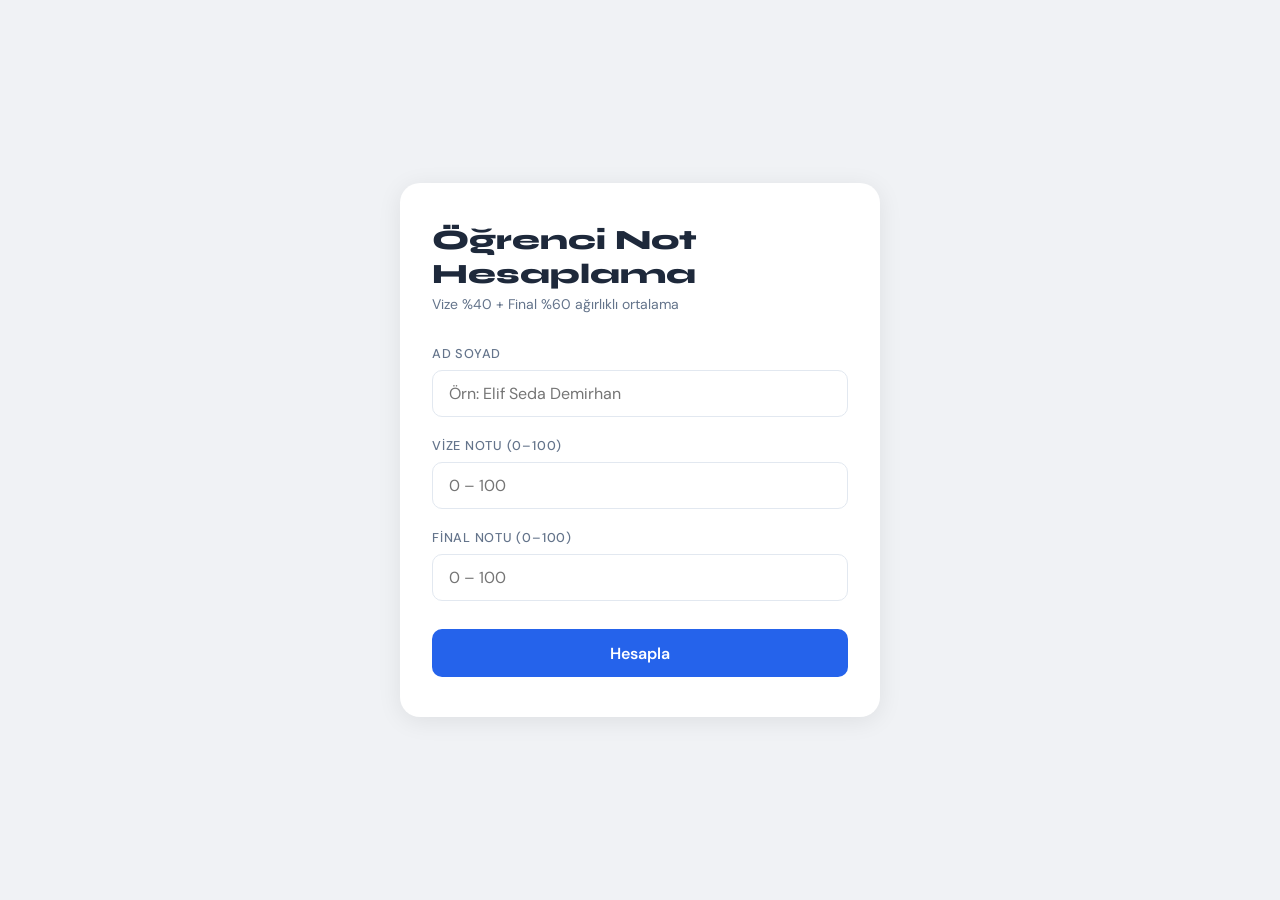
<file: ogrenci-not-hesaplama.html>
<!DOCTYPE html>
<html lang="tr">
<head>
  <meta charset="UTF-8" />
  <meta name="viewport" content="width=device-width, initial-scale=1.0"/>
  <title>Öğrenci Not Hesaplama</title>
  <link rel="preconnect" href="https://fonts.googleapis.com">
  <link href="https://fonts.googleapis.com/css2?family=DM+Sans:wght@300;400;500;600&family=Syne:wght@700;800&display=swap" rel="stylesheet">
  <style>
    *, *::before, *::after { box-sizing: border-box; margin: 0; padding: 0; }

    :root {
      --bg: #f0f2f5;
      --card: #ffffff;
      --accent: #2563eb;
      --accent2: #1d4ed8;
      --text: #1e293b;
      --sub: #64748b;
      --border: #e2e8f0;
      --success: #16a34a;
      --fail: #dc2626;
      --result-bg: #f8fafc;
    }

    body {
      font-family: 'DM Sans', sans-serif;
      background: var(--bg);
      min-height: 100vh;
      display: flex;
      flex-direction: column;
      align-items: center;
      justify-content: center;
      padding: 2rem 1rem;
      color: var(--text);
    }

    .card {
      background: var(--card);
      border-radius: 20px;
      padding: 2.5rem 2rem;
      width: 100%;
      max-width: 480px;
      box-shadow: 0 4px 24px rgba(0,0,0,0.08);
    }

    h1 {
      font-family: 'Syne', sans-serif;
      font-size: 1.75rem;
      font-weight: 800;
      color: var(--text);
      margin-bottom: 0.25rem;
    }

    .subtitle {
      font-size: 0.875rem;
      color: var(--sub);
      margin-bottom: 2rem;
    }

    .form-group {
      margin-bottom: 1.25rem;
    }

    label {
      display: block;
      font-size: 0.8rem;
      font-weight: 500;
      color: var(--sub);
      text-transform: uppercase;
      letter-spacing: 0.06em;
      margin-bottom: 0.5rem;
    }

    input[type="text"], input[type="number"] {
      width: 100%;
      padding: 0.75rem 1rem;
      border: 1.5px solid var(--border);
      border-radius: 10px;
      font-family: 'DM Sans', sans-serif;
      font-size: 1rem;
      color: var(--text);
      background: #fff;
      transition: border-color 0.2s;
      outline: none;
    }

    input:focus {
      border-color: var(--accent);
    }

    button {
      width: 100%;
      padding: 0.85rem;
      background: var(--accent);
      color: #fff;
      border: none;
      border-radius: 10px;
      font-family: 'DM Sans', sans-serif;
      font-size: 1rem;
      font-weight: 600;
      cursor: pointer;
      margin-top: 0.5rem;
      transition: background 0.2s, transform 0.1s;
    }

    button:hover { background: var(--accent2); }
    button:active { transform: scale(0.98); }

    .result-box {
      display: none;
      margin-top: 1.75rem;
      background: var(--result-bg);
      border: 1.5px solid var(--border);
      border-radius: 12px;
      padding: 1.25rem 1.5rem;
    }

    .result-box.show { display: block; }

    .result-name {
      font-family: 'Syne', sans-serif;
      font-size: 1.15rem;
      font-weight: 700;
      margin-bottom: 0.75rem;
    }

    .result-row {
      font-size: 0.9rem;
      color: var(--sub);
      margin-bottom: 0.35rem;
    }

    .result-row span {
      font-weight: 600;
      color: var(--text);
    }

    .durum {
      display: inline-block;
      margin-top: 0.75rem;
      padding: 0.3rem 0.9rem;
      border-radius: 20px;
      font-size: 0.85rem;
      font-weight: 600;
    }

    .gecti { background: #dcfce7; color: var(--success); }
    .kaldi { background: #fee2e2; color: var(--fail); }

    .error {
      color: var(--fail);
      font-size: 0.85rem;
      margin-top: 0.5rem;
      display: none;
    }
  </style>
</head>
<body>
  <div class="card">
    <h1>Öğrenci Not Hesaplama</h1>
    <p class="subtitle">Vize %40 + Final %60 ağırlıklı ortalama</p>

    <div class="form-group">
      <label>Ad Soyad</label>
      <input type="text" id="adSoyad" placeholder="Örn: Elif Seda Demirhan" />
    </div>
    <div class="form-group">
      <label>Vize Notu (0–100)</label>
      <input type="number" id="vize" placeholder="0 – 100" min="0" max="100" />
    </div>
    <div class="form-group">
      <label>Final Notu (0–100)</label>
      <input type="number" id="final" placeholder="0 – 100" min="0" max="100" />
    </div>

    <p class="error" id="errorMsg">Lütfen tüm alanları eksiksiz doldurun (0–100 arası).</p>

    <button onclick="hesapla()">Hesapla</button>

    <div class="result-box" id="resultBox">
      <div class="result-name" id="rName"></div>
      <div class="result-row">Ortalama: <span id="rOrt"></span></div>
      <div class="result-row">Harf Notu: <span id="rHarf"></span></div>
      <div>
        <span class="durum" id="rDurum"></span>
      </div>
    </div>
  </div>

  <script>
    function harfNotu(ort) {
      if (ort >= 90) return 'AA';
      if (ort >= 85) return 'BA';
      if (ort >= 80) return 'BB';
      if (ort >= 75) return 'CB';
      if (ort >= 70) return 'CC';
      if (ort >= 65) return 'DC';
      if (ort >= 60) return 'DD';
      if (ort >= 50) return 'FD';
      return 'FF';
    }

    function hesapla() {
      const ad = document.getElementById('adSoyad').value.trim();
      const vize = parseFloat(document.getElementById('vize').value);
      const final = parseFloat(document.getElementById('final').value);
      const err = document.getElementById('errorMsg');
      const box = document.getElementById('resultBox');

      if (!ad || isNaN(vize) || isNaN(final) || vize < 0 || vize > 100 || final < 0 || final > 100) {
        err.style.display = 'block';
        box.classList.remove('show');
        return;
      }

      err.style.display = 'none';

      const ort = vize * 0.4 + final * 0.6;
      const harf = harfNotu(ort);
      const durum = ort >= 50 ? 'Geçti' : 'Kaldı';

      document.getElementById('rName').textContent = ad;
      document.getElementById('rOrt').textContent = ort.toFixed(2);
      document.getElementById('rHarf').textContent = harf;

      const durumEl = document.getElementById('rDurum');
      durumEl.textContent = durum;
      durumEl.className = 'durum ' + (durum === 'Geçti' ? 'gecti' : 'kaldi');

      box.classList.add('show');
    }

    // Enter ile de çalışsın
    document.addEventListener('keydown', e => { if (e.key === 'Enter') hesapla(); });
  </script>
</body>
</html>
</file>
<file: flexbox/style.css>
/* =============================================
   FLEXBOX LAB - Elif Seda Demirhan
   ============================================= */

* {
    margin: 0;
    padding: 0;
    box-sizing: border-box;
}

body {
    font-family: 'Segoe UI', Tahoma, Geneva, Verdana, sans-serif;
    background-color: #f0f0f0;
    color: #333;
}

/* ---- WRAPPER: Ana kapsayıcı ---- */
.wrapper {
    width: 100%;
    min-height: 100vh;
    display: flex;
    flex-direction: column;   /* flex-direction: column kullanımı */
    background-color: #f0f0f0;
}

/* ---- BUTON ---- */
.btn {
    background-color: #6c8ebf;
    color: white;
    border: none;
    padding: 8px 20px;
    border-radius: 6px;
    cursor: pointer;
    font-size: 13px;
}

.btn:hover {
    background-color: #5a7aad;
}

.btn-white {
    background-color: white;
    color: #555;
}

.btn-white:hover {
    background-color: #f5f5f5;
}

/* =============================================
   1) NAVBAR
   ============================================= */
.navbar {
    height: 10vh;
    background-color: #ffffff;
    border-bottom: 1px solid #ddd;
    padding: 0 30px;

    display: flex;                        /* display: flex */
    flex-direction: row;                  /* flex-direction: row */
    justify-content: space-between;       /* justify-content: space-between */
    align-items: center;                  /* align-items: center */
}

.nav-logo {
    font-size: 18px;
    font-weight: bold;
    color: #333;
    letter-spacing: 1px;
}

.nav-links {
    list-style: none;
    display: flex;
    gap: 30px;
}

.nav-links a {
    text-decoration: none;
    color: #555;
    font-size: 14px;
}

.nav-links a:hover {
    color: #6c8ebf;
}

/* =============================================
   2) HERO
   ============================================= */
.hero {
    height: 30vh;
    background-color: #ffffff;
    margin: 12px;
    border-radius: 10px;
    padding: 20px 30px;
    border: 1px solid #ddd;

    display: flex;                        /* display: flex */
    flex-direction: row;                  /* flex-direction: row */
    justify-content: space-between;       /* justify-content: space-between */
    align-items: stretch;                 /* align-items: stretch */
}

.hero-text {
    display: flex;
    flex-direction: column;
    justify-content: center;
    gap: 10px;
    flex: 1;
}

.hero-text h1 {
    font-size: 26px;
    font-weight: bold;
    color: #222;
}

.hero-text p {
    color: #777;
    font-size: 14px;
}

.hero-text hr {
    border: none;
    border-top: 2px solid #ccc;
    width: 60%;
    margin: 2px 0;
}

.hero-image {
    width: 260px;
    min-height: 100%;
    background-color: #e8e8e8;
    border-radius: 8px;
    display: flex;
    align-items: center;
    justify-content: center;
    overflow: hidden;
}

.hero-image svg {
    width: 100%;
    height: 100%;
}

/* =============================================
   3) KARTLAR BÖLÜMÜ
   ============================================= */
.cards-section {
    min-height: 30vh;
    background-color: #ffffff;
    margin: 0 12px 12px 12px;
    border-radius: 10px;
    padding: 16px 20px;
    border: 1px solid #ddd;
}

.cards-header {
    display: flex;
    justify-content: space-between;
    align-items: center;
    margin-bottom: 14px;
}

.cards-header h2 {
    font-size: 18px;
    font-weight: bold;
    color: #222;
}

.tags {
    display: flex;
    gap: 8px;
    flex-wrap: wrap;
}

.tag {
    background-color: #eef0f5;
    color: #555;
    padding: 3px 10px;
    border-radius: 20px;
    font-size: 11px;
    border: 1px solid #dde0ea;
}

.cards-container {
    display: flex;                /* display: flex */
    flex-wrap: wrap;              /* flex-wrap: wrap */
    gap: 12px;                    /* gap kullanımı */
}

.card {
    background-color: #f7f8fc;
    border: 1px solid #dde0ea;
    border-radius: 8px;
    padding: 14px;
    min-width: 130px;
    flex: 1;
    display: flex;
    flex-direction: column;
    gap: 6px;
    justify-content: space-between;
}

.card h3 {
    font-size: 13px;
    font-weight: bold;
    color: #333;
}

.card p {
    font-size: 12px;
    color: #888;
    flex: 1;
}

/* =============================================
   4) FLEX GROW UYGULAMA
   ============================================= */
.flex-grow-section {
    min-height: 20vh;
    background-color: #ffffff;
    margin: 0 12px 12px 12px;
    border-radius: 10px;
    padding: 14px 20px;
    border: 1px solid #ddd;
}

.section-header {
    display: flex;
    justify-content: space-between;
    align-items: center;
    margin-bottom: 12px;
}

.section-header h2 {
    font-size: 18px;
    font-weight: bold;
    color: #222;
}

.grow-container {
    display: flex;                /* display: flex */
    flex-direction: row;          /* flex-direction: row */
    align-items: stretch;         /* align-items: stretch */
    gap: 12px;
    min-height: 10vh;
}

.grow-box {
    border-radius: 8px;
    padding: 14px;
    display: flex;
    flex-direction: column;
    gap: 4px;
    justify-content: space-between;
}

.grow-box strong {
    font-size: 13px;
}

.grow-box small {
    font-size: 11px;
    opacity: 0.8;
}

.grow-box.simple {
    justify-content: flex-start;
    gap: 6px;
}

/* flex-grow: 1 - 2 - 1 */
.grow-blue   { flex-grow: 1; background-color: #d6e4f5; color: #2a5a8c; }
.grow-green  { flex-grow: 2; background-color: #d4edda; color: #256630; }
.grow-orange { flex-grow: 1; background-color: #fde8cc; color: #8c4e12; }

/* =============================================
   5) FOOTER
   ============================================= */
.footer {
    height: 10vh;
    background-color: #ffffff;
    border-top: 1px solid #ddd;
    margin-top: auto;

    display: flex;                /* display: flex */
    justify-content: center;      /* justify-content: center */
    align-items: center;          /* align-items: center */
}

.footer p {
    color: #888;
    font-size: 13px;
}

.footer a {
    color: #6c8ebf;
    text-decoration: none;
    font-weight: 600;
}

.footer a:hover {
    text-decoration: underline;
}

/* Geri dön linki navbar'da */
.nav-links a.back-link {
    color: #6c8ebf;
    font-weight: 600;
}
</file>
